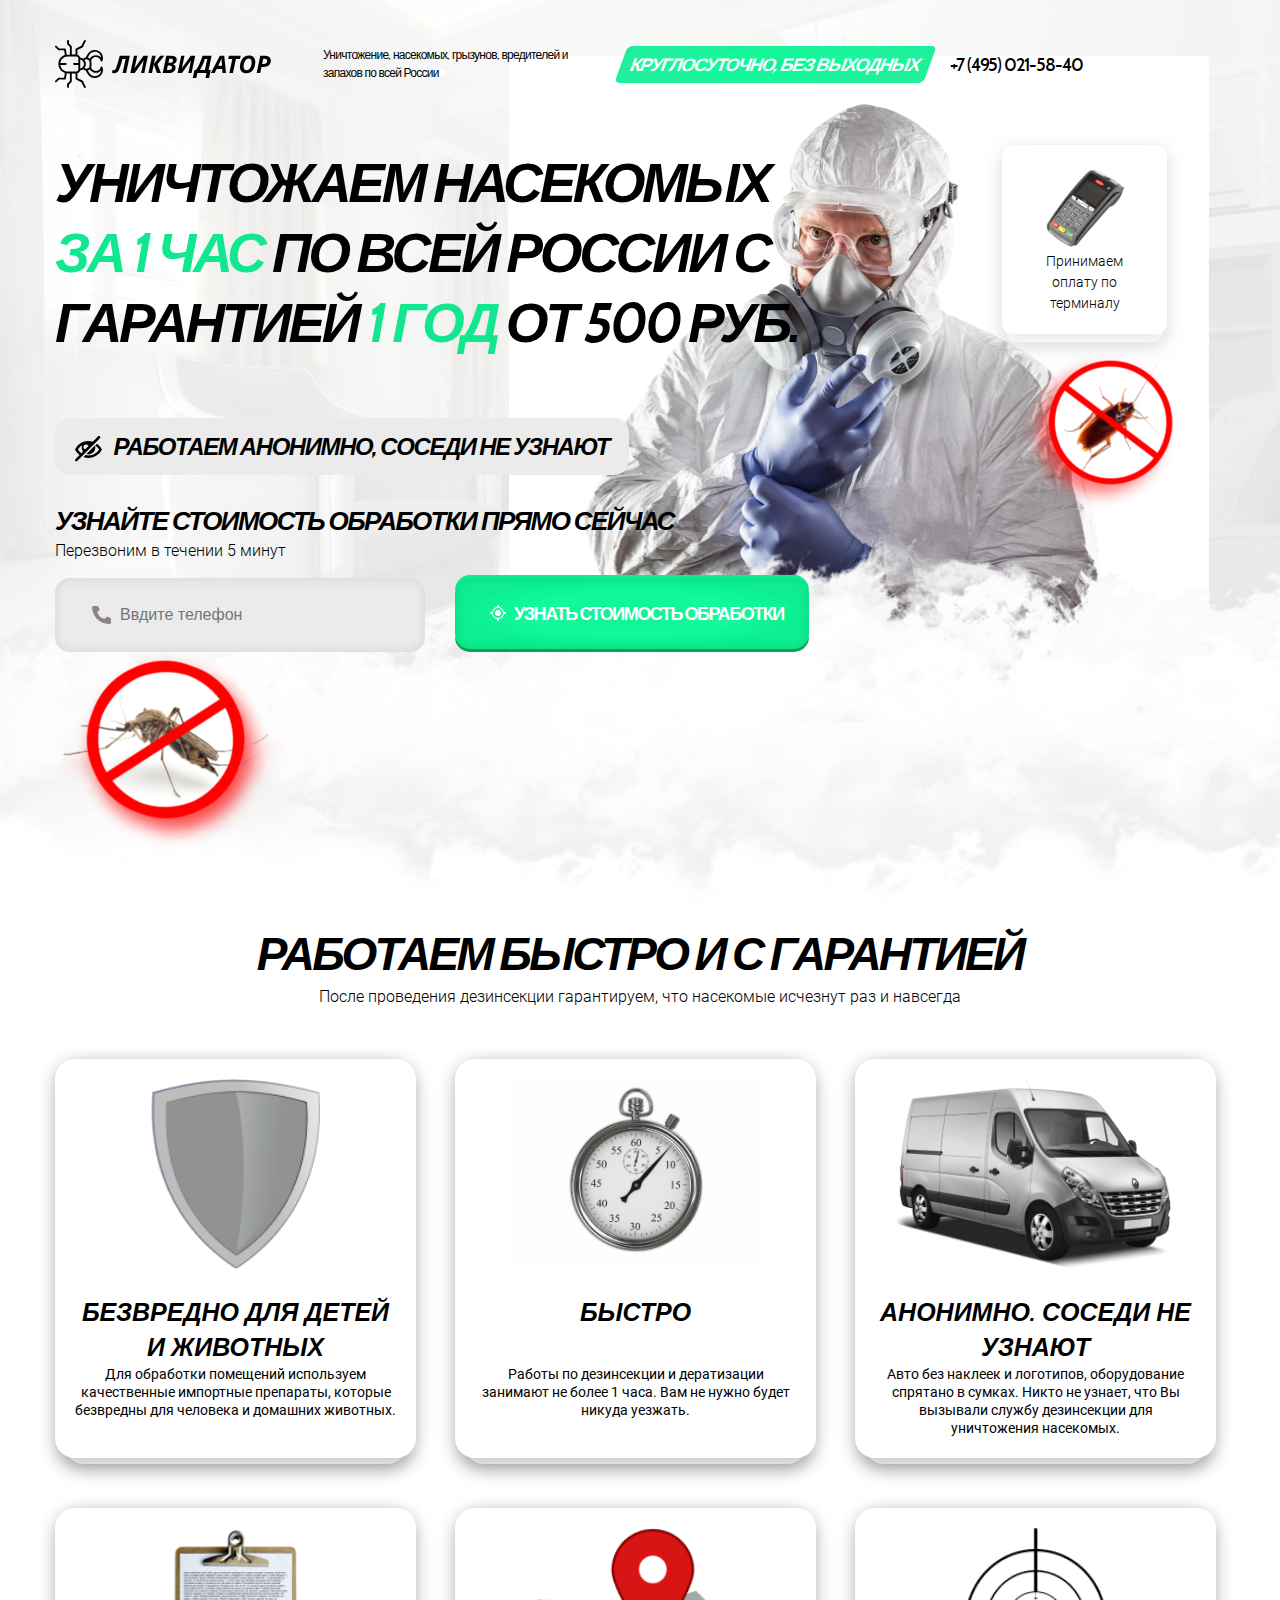
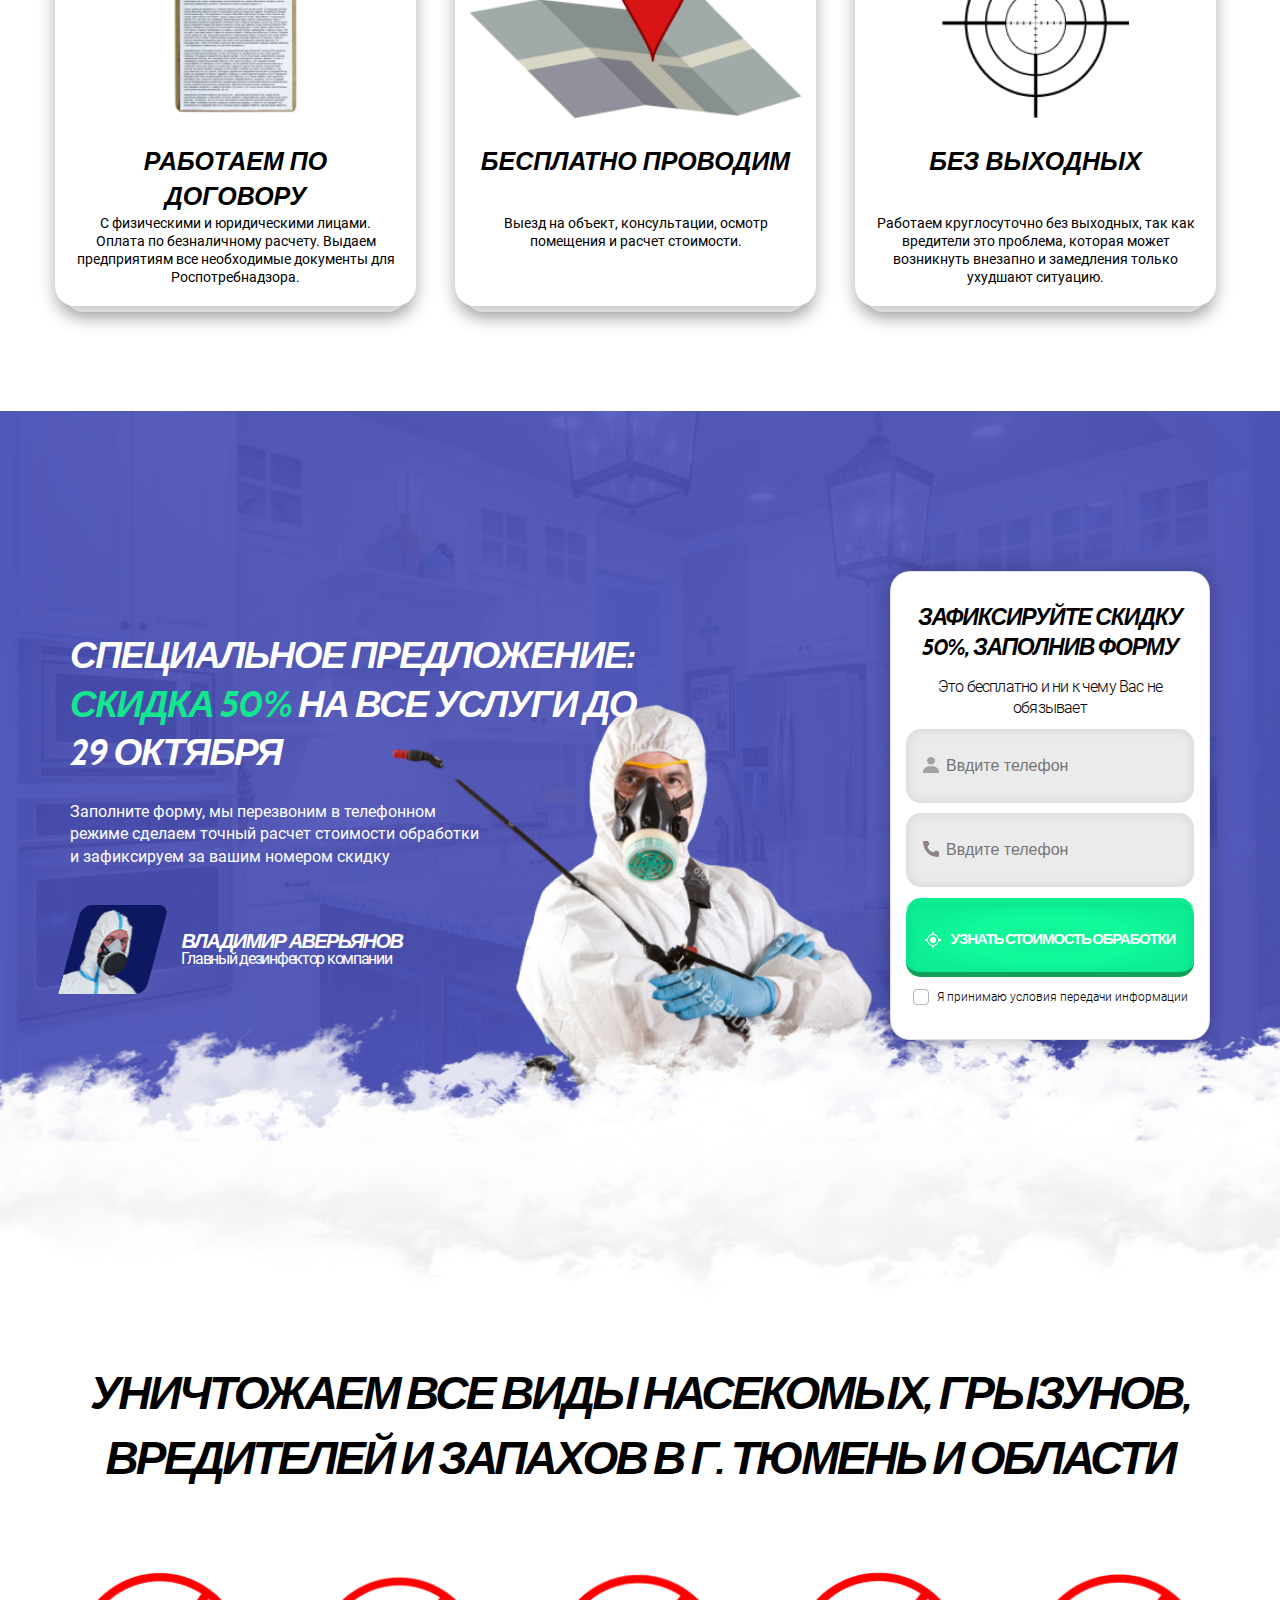
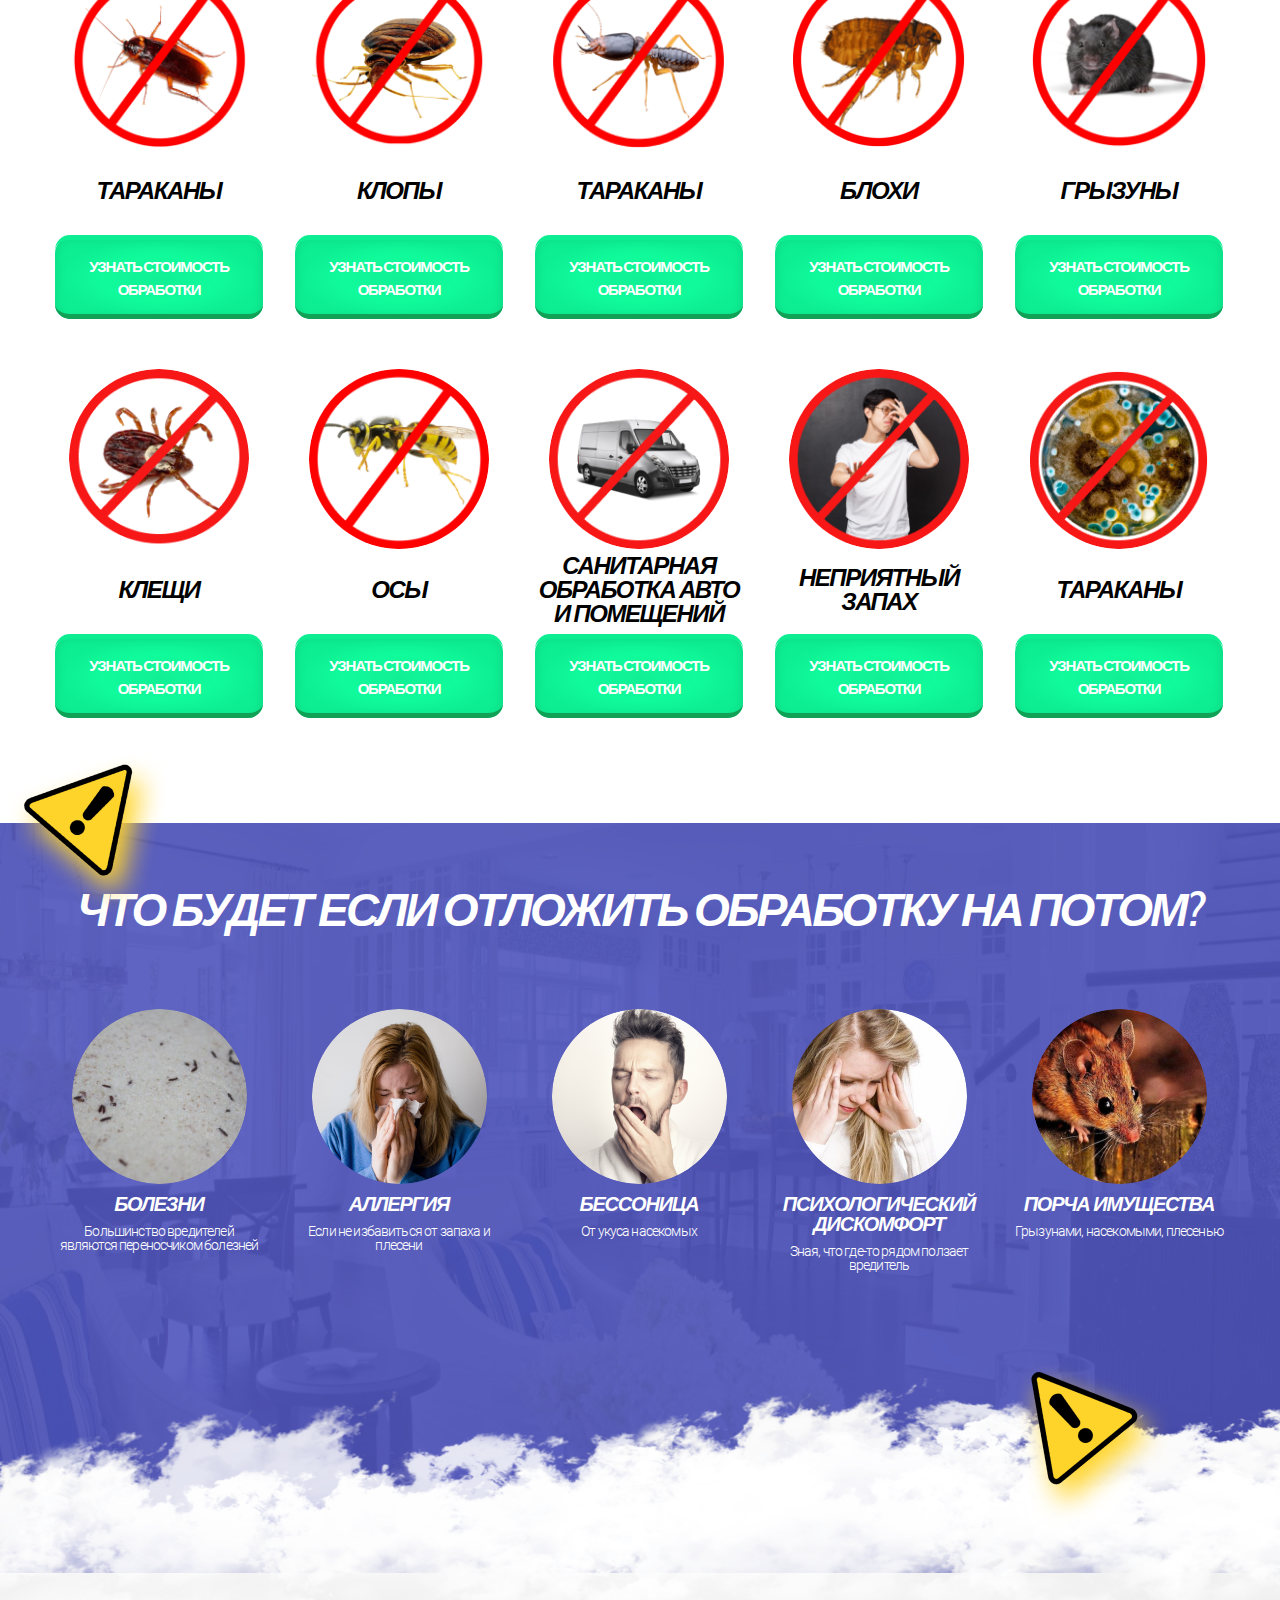
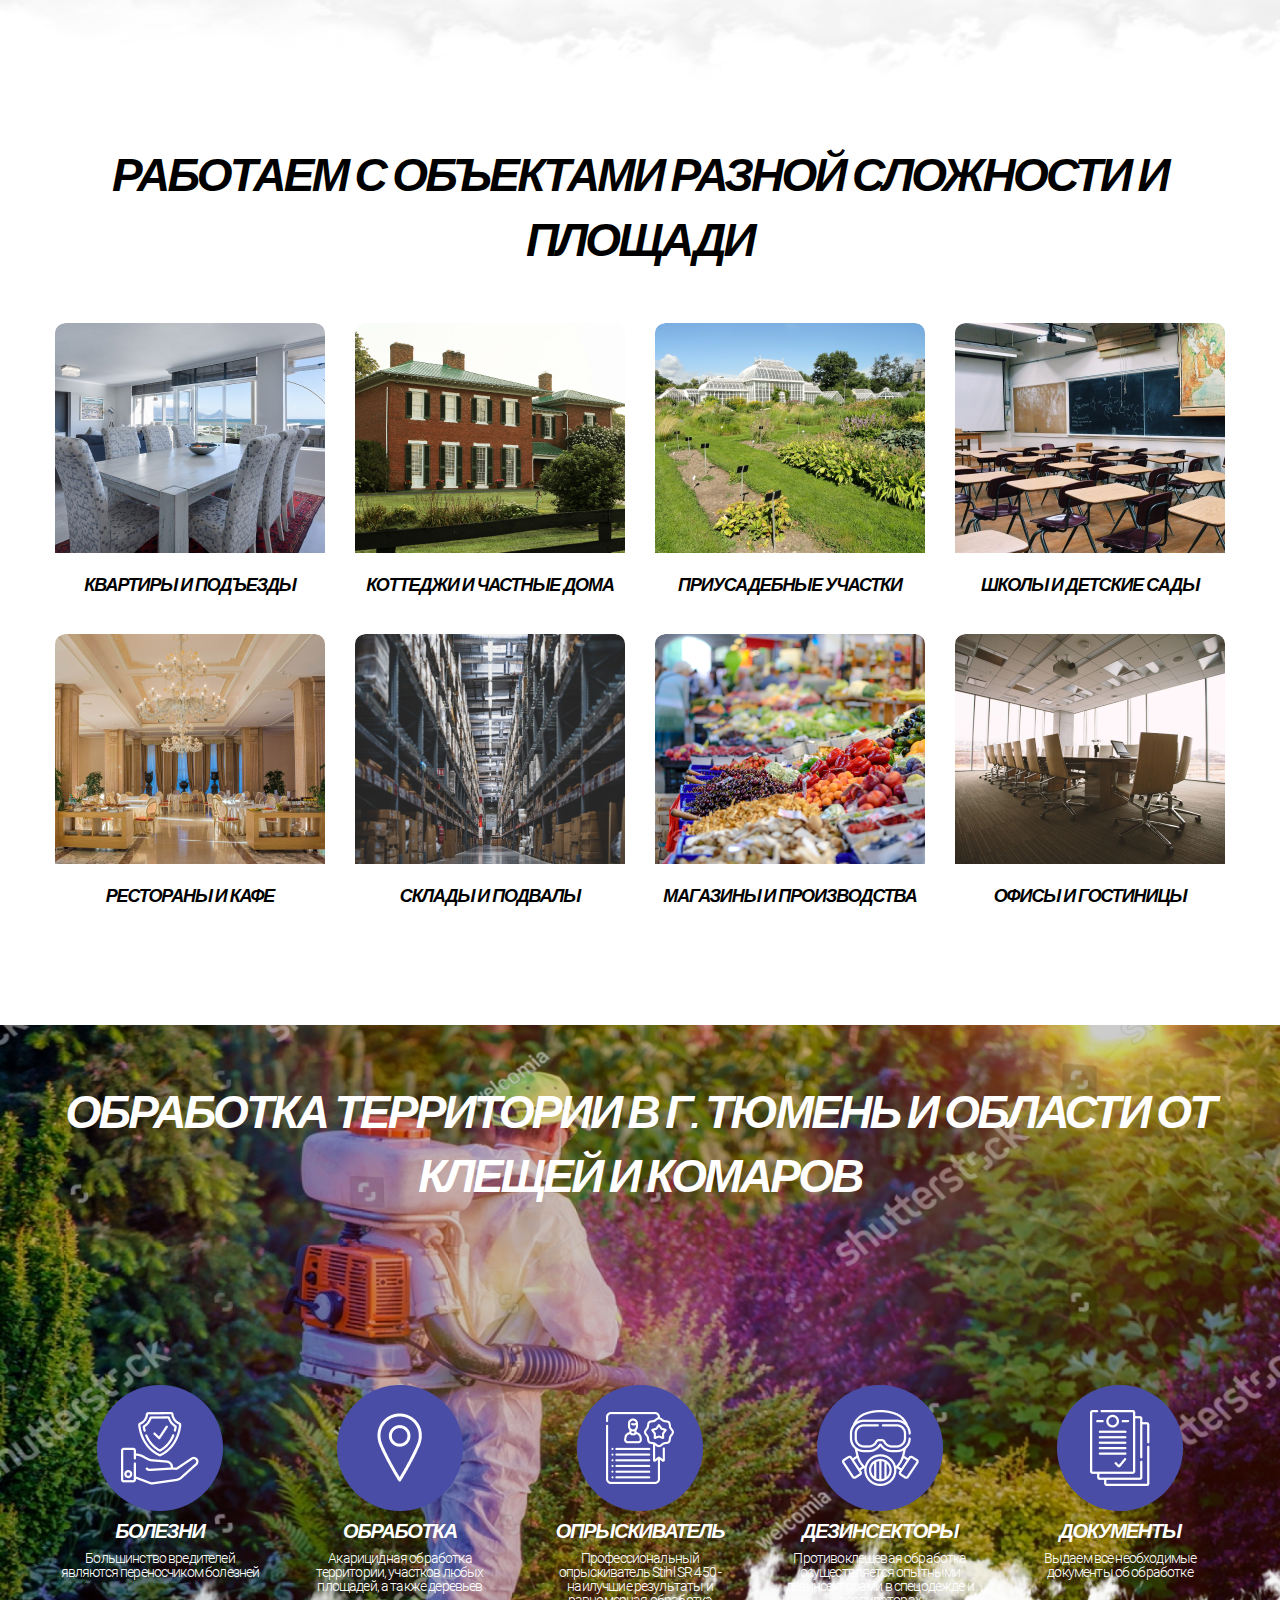
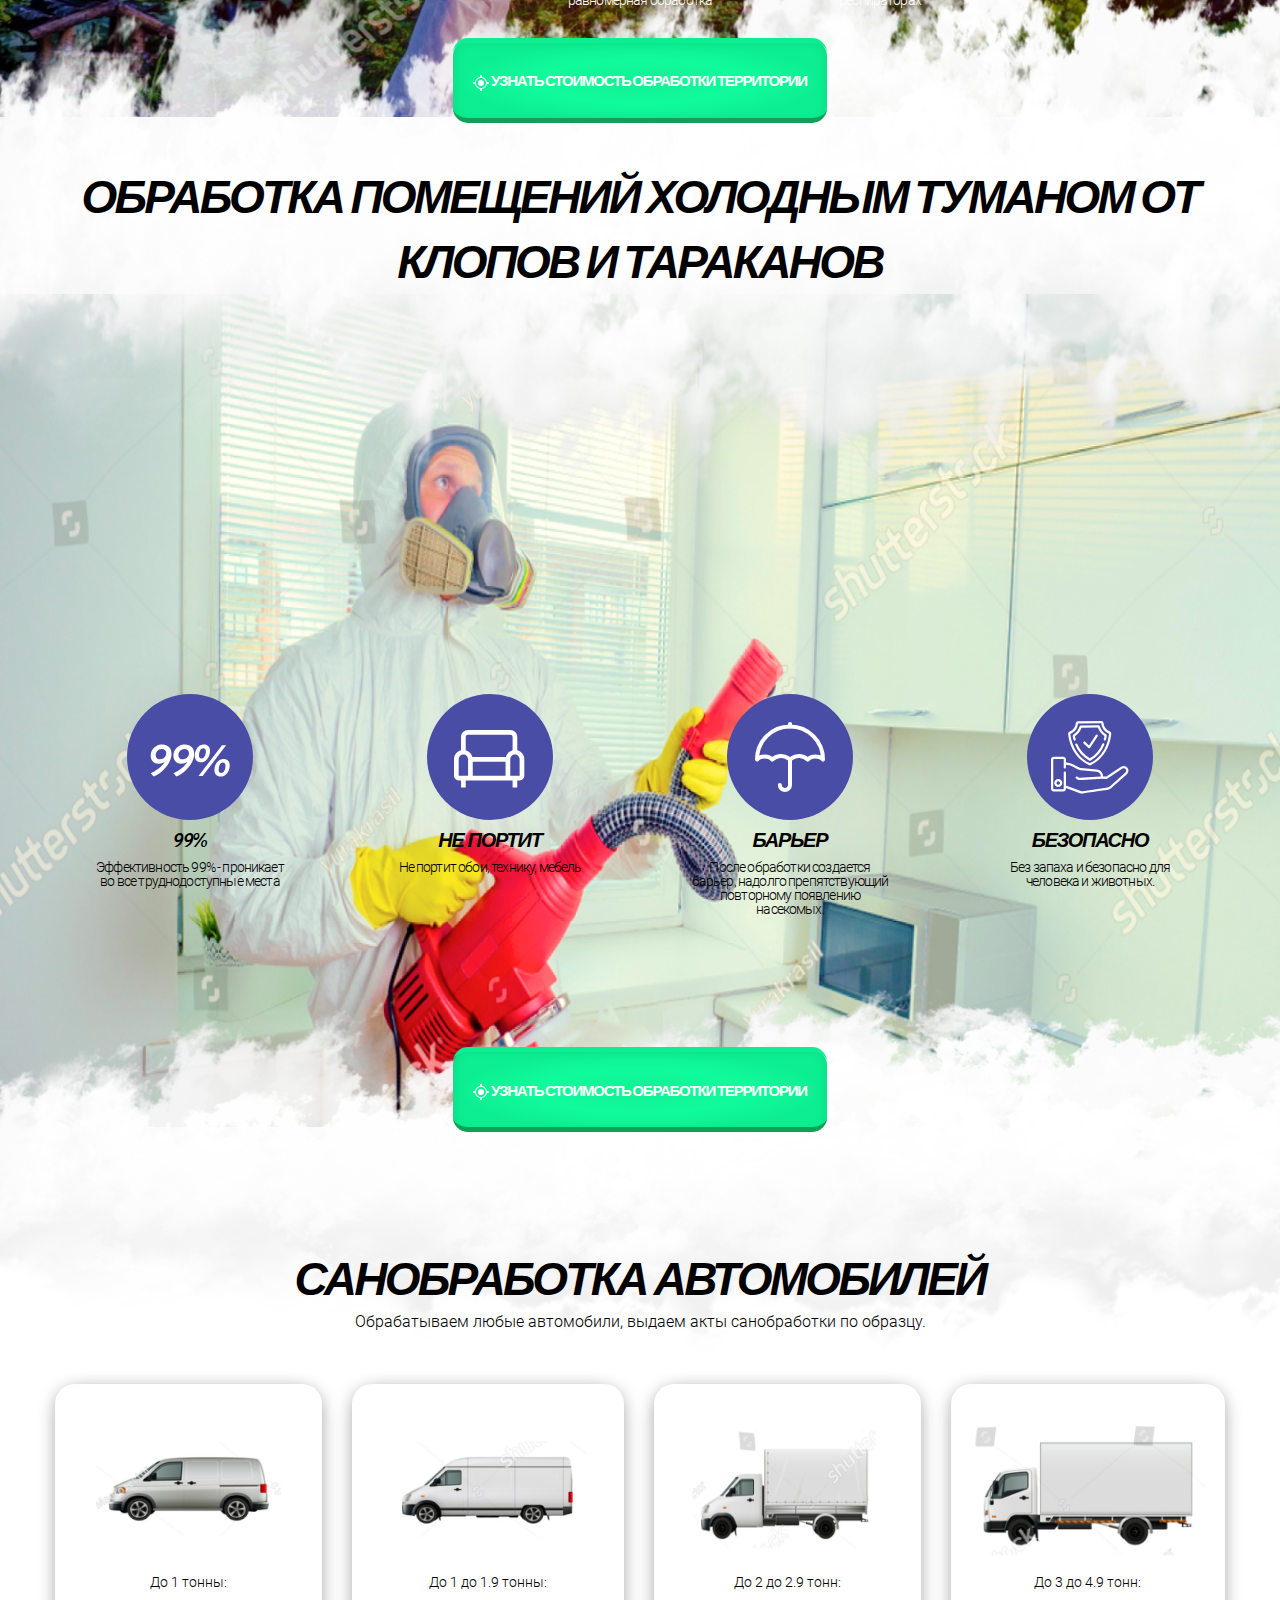
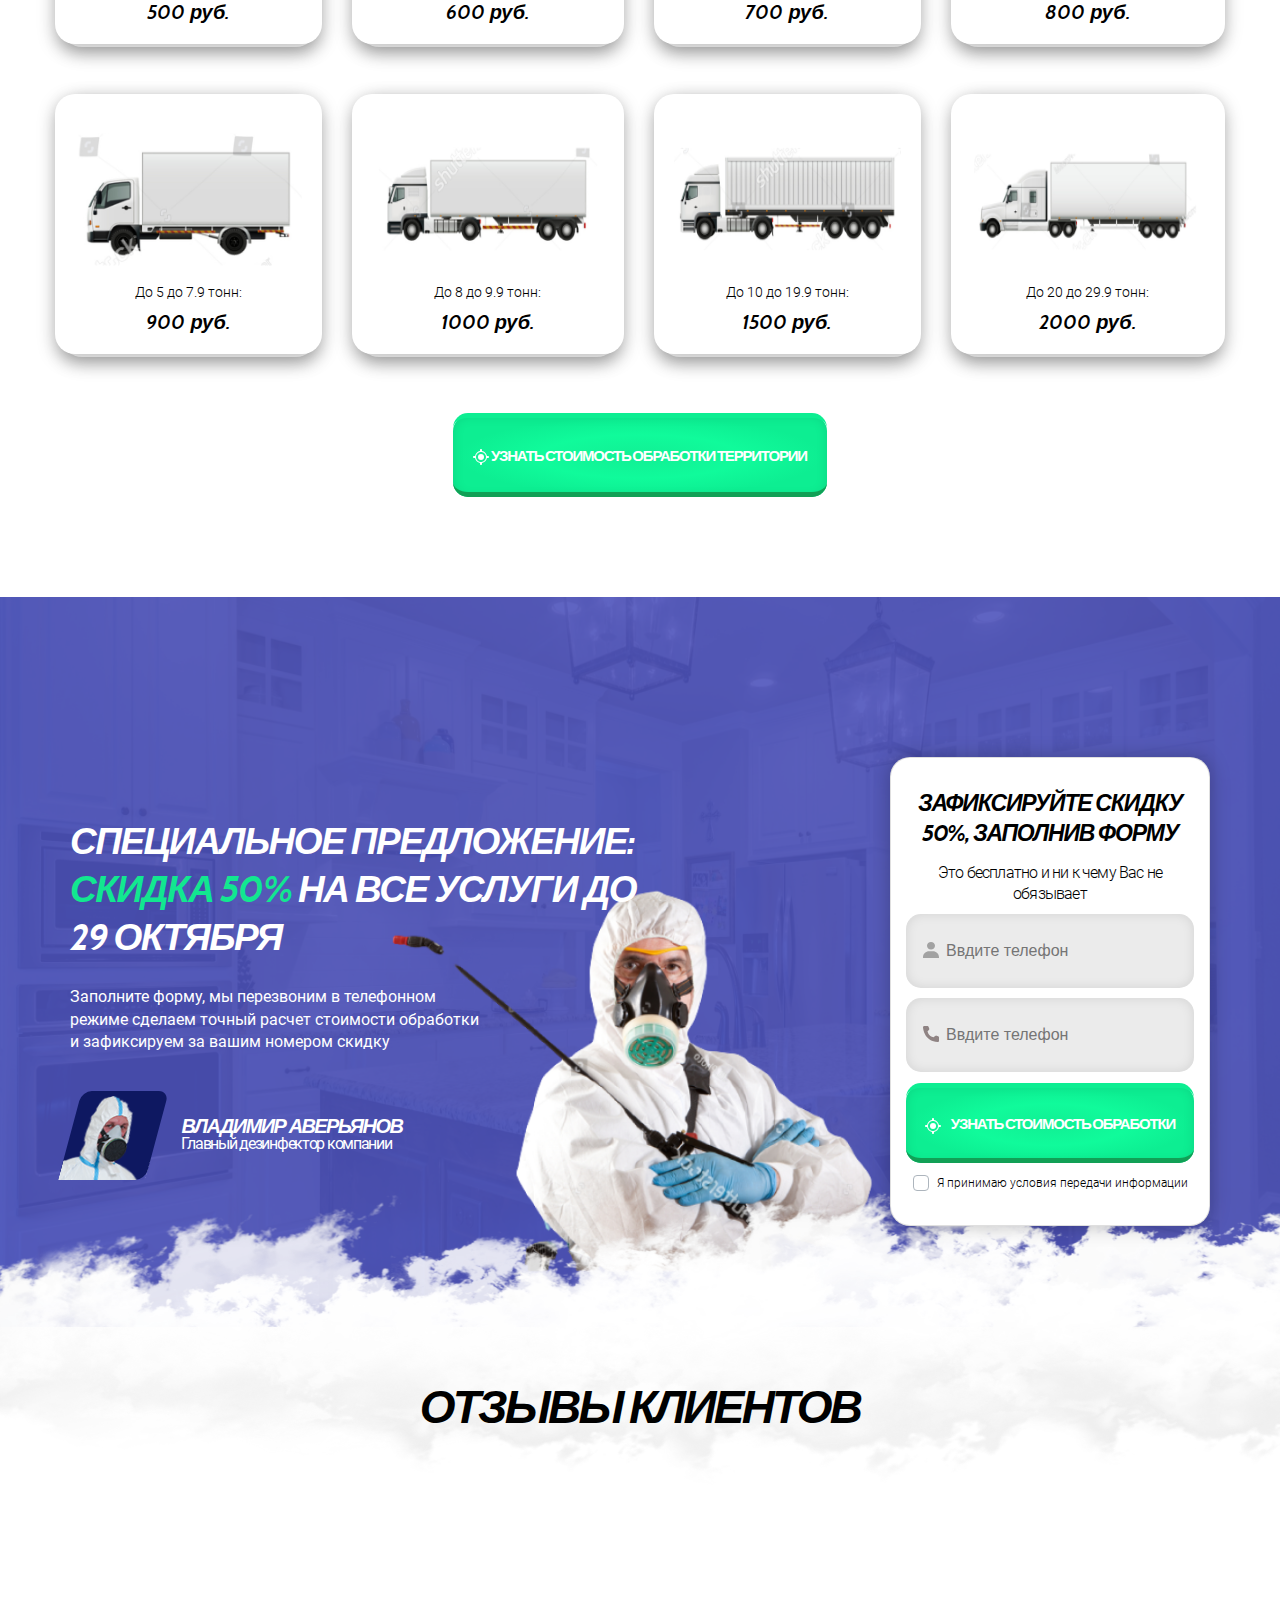
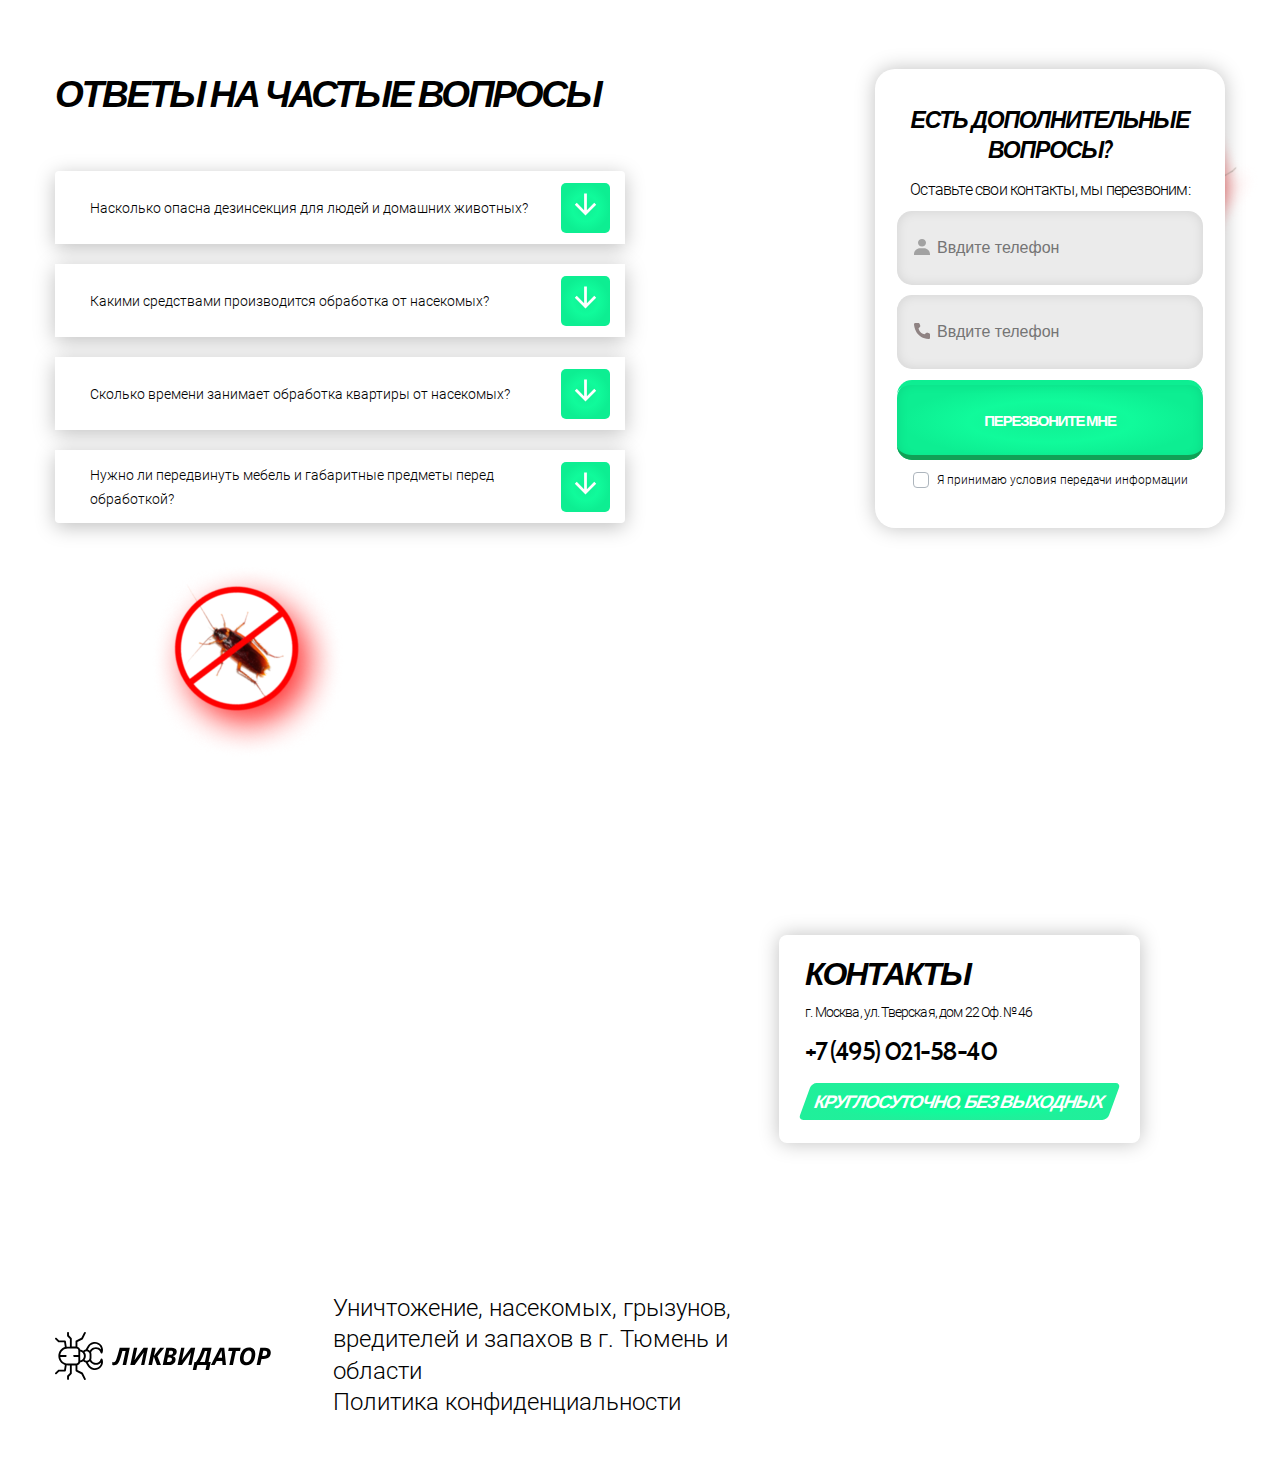
<file: index.html>
<!DOCTYPE html>
<html lang="en">
<head>
    <meta charset="UTF-8">
    <meta name="viewport" content="width=device-width, initial-scale=1"/>
    <title>Title</title>
    <link rel="stylesheet" href="css/bootstrap.css"/>
    <link rel="stylesheet" href="css/all.css"/>
    <link rel="stylesheet" href="css/owl.carousel.css"/>
    <link rel="stylesheet" href="css/main.css">
    <link rel="stylesheet" href="css/header.css"/>
    <link rel="stylesheet" href="css/workQuicklySection.css">
    <link rel="stylesheet" href="css/specialOfferSection.css">
    <link rel="stylesheet" href="css/weDestroyInsectsSection.css">
    <link rel="stylesheet" href="css/whatWillHappenIfSection.css">
    <link rel="stylesheet" href="css/workWithObjectsSection.css">
    <link rel="stylesheet" href="css/treatmentSection.css">
    <link rel="stylesheet" href="css/coldMistRoomSection.css">
    <link rel="stylesheet" href="css/carReleaseSection.css">
    <link rel="stylesheet" href="css/customerReviewsSection.css">
    <link rel="stylesheet" href="css/frequentlyQuestions.css">
    <script src="https://api-maps.yandex.ru/2.1/?lang=ru-RU&amp;apikey=<ваш API-ключ>" type="text/javascript"></script>
</head>
<body>

<!-- Modal -->
<div class="modal fade" id="exampleModal" tabindex="-1" aria-labelledby="exampleModalLabel" aria-hidden="true">
    <div class="modal-dialog modal-dialog-centered">
        <div class="modal-content bg-transparent d-flex justify-content-center">
            <div class="modal-body aboutCompanySection p-0">
                <div class="specialOfferInfoCol2">
                    <div class="specialOfferInfoCol2Flex justify-content-end w-100">
                        <div class="card specialOfferInfoCol2Card2">

                            <div class="closeFlex d-flex justify-content-end w-100">
                                <div class="">
                                    <button type="button" class="close" data-dismiss="modal" aria-label="Close">
                                        <span aria-hidden="true">&times;</span>
                                    </button>
                                </div>
                            </div>
                            <p class="specialOfferInfoCol2CardText1">УЗНАЙТЕ СТОИМОСТЬ ОБРАБОТКИ ПРЯМО СЕЙЧАС</p>
                            <p class="specialOfferInfoCol2CardText2">Это бесплатно и ни к чему Вас не обязывает</p>
                            <form>
                                <div class="inputWithIcon2">
                                    <input type="text" class="inputWithIconInput2" placeholder="Ввдите телефон">
                                    <img src="img/svg/offerIcon1.svg" class="inputWithIconInputIcon2" alt="">
                                </div>
                                <div class="inputWithIcon2">
                                    <input type="text" class="inputWithIconInput2" placeholder="Ввдите телефон">
                                    <img src="img/svg/offerIcon2.svg" class="inputWithIconInputIcon2" alt="">
                                </div>
                                <div class="">
                                    <button class="appBtn2"><img src="img/svg/target.svg" class="mr-2" alt=""> УЗНАТЬ
                                        СТОИМОСТЬ ОБРАБОТКИ
                                    </button>
                                </div>
                                <div class="d-flex justify-content-center w-100 mt-2">
                                    <div class="custom-control custom-checkbox">
                                        <input type="checkbox" class="custom-control-input offerCheckBoxInput"
                                               id="customCheck2">
                                        <label class="custom-control-label offerCheckBoxLabel" for="customCheck2"><p>Я
                                            принимаю условия передачи информации</p></label>
                                    </div>
                                </div>
                            </form>
                        </div>
                    </div>
                </div>
            </div>
        </div>
    </div>
</div>

<!--Header-->
<section class="appHeaderSection">
    <div class="container appHeaderMenuContainer">
        <div class="appHeaderMenuFlex">
            <div class="appHeaderMenuSubFlexOne">
                <img src="img/svg/appBrand.svg" class="appHeaderMenuImg" alt="">
                <p class="appHeaderMenuDesc">Уничтожение, насекомых, грызунов, вредителей
                    и запахов по всей России</p>
            </div>
            <div class="appHeaderMenuSubFlexTwo">
                <button class="skewXBtn" data-toggle="modal" data-target="#exampleModal">КРУГЛОСУТОЧНО, БЕЗ ВЫХОДНЫХ
                </button>
                <p class="appHeaderMenuPhone">+7 (495) 021-58-40</p>
            </div>
        </div>
    </div>

    <div class="container appHeaderInfoContainer">
        <div class="row">
            <div class="col-md-8">
                <div class="appHeaderInfo">
                    <p class="headerInfoText1">УНИЧТОЖАЕМ НАСЕКОМЫХ <span>ЗА 1 ЧАС</span> ПО ВСЕЙ РОССИИ С ГАРАНТИЕЙ
                        <span>1 ГОД</span> ОТ 500 РУБ.</p>
                    <p class="headerInfoText2"><img src="img/svg/iconEye.svg" class="headerInfoText2Img mr-2" alt="">
                        РАБОТАЕМ АНОНИМНО,
                        СОСЕДИ НЕ УЗНАЮТ</p>
                    <p class="headerInfoText3">УЗНАЙТЕ СТОИМОСТЬ ОБРАБОТКИ ПРЯМО СЕЙЧАС</p>
                    <p class="headerInfoText4">Перезвоним в течении 5 минут</p>
                    <form>
                        <div class="row mt-3">
                            <div class="col-md-12 col-lg-6 col-xl-6">
                                <div class="inputWithIcon">
                                    <input type="text" class="inputWithIconInput" placeholder="Ввдите телефон">
                                    <img src="img/svg/phone.svg" class="inputWithIconInputIcon" alt="">
                                </div>
                            </div>
                            <div class="col-md-12 col-lg-6 col-xl-6">
                                <button class="appBtn"><img src="img/svg/target.svg" class="mr-2" alt=""> УЗНАТЬ
                                    СТОИМОСТЬ ОБРАБОТКИ
                                </button>
                            </div>
                        </div>
                    </form>
                </div>
            </div>
        </div>
    </div>

    <div class="headerHumanMain">
        <div class="card headerHumanCardMain">
            <div class="headerHumanPieceImgsMain">
                <div class="headerDoubleCardMain">
                    <div class="headerDoubleCardOneMain">
                        <div class="card headerDoubleCardOne"></div>
                    </div>
                    <div class="card headerDoubleCardTwo">
                        <div class="card-body">
                            <div class="d-flex justify-content-center w-100">
                                <img src="img/headerImg1.png" alt="">
                            </div>
                            <p class="doubleCardText">
                                Принимаем оплату по терминалу
                            </p>
                        </div>
                    </div>
                </div>
                <div class="headerImg3">
                    <img src="img/headerImg3.png" alt="">
                </div>
            </div>
        </div>
    </div>

    <div class="cloudHeaderMainDiv"></div>
    <div class="container anotherHeaderImgMain">
        <div class="anotherHeaderImgDiv">
            <img src="img/headerImg4.png" alt="">
        </div>
    </div>
</section>

<!--WE WORK QUICKLY AND WITH A GUARANTEE-->
<section class="workQuicklySection position-relative">
    <div class="container">
        <p class="appGlobalTitle">РАБОТАЕМ БЫСТРО И С ГАРАНТИЕЙ</p>
        <p class="appGlobalSubTitle">
            После проведения дезинсекции гарантируем, что насекомые исчезнут раз и навсегда
        </p>

        <div class="globalGridCardContainer">
            <div class="globalGridCardItem">
                <div class="globalDoubleCardMain">
                    <div class="globalDoubleCardOneMain">
                        <div class="card globalDoubleCardOne"></div>
                    </div>
                    <div class="card globalDoubleCardTwo">
                        <div class="card-body">
                            <div class="quickWorkImgMain d-flex justify-content-center w-100">
                                <img src="img/quickWorkImg1.png" class="workQuickImg" alt="">
                            </div>
                            <p class="globalDoubleCardTitle">
                                БЕЗВРЕДНО ДЛЯ ДЕТЕЙ И ЖИВОТНЫХ
                            </p>
                            <p class="globalDoubleCardDesc">
                                Для обработки помещений используем качественные импортные препараты, которые безвредны
                                для человека и домашних животных.
                            </p>
                        </div>
                    </div>
                </div>
            </div>
            <div class="globalGridCardItem">
                <div class="globalDoubleCardMain">
                    <div class="globalDoubleCardOneMain">
                        <div class="card globalDoubleCardOne"></div>
                    </div>
                    <div class="card globalDoubleCardTwo">
                        <div class="card-body">
                            <div class="quickWorkImgMain d-flex justify-content-center w-100">
                                <img src="img/quickWorkImg2.png" class="workQuickImg5" alt="">
                            </div>
                            <p class="globalDoubleCardTitle">
                                БЫСТРО
                            </p>
                            <p class="globalDoubleCardDesc">
                                Работы по дезинсекции и дератизации занимают не более 1 часа. Вам не нужно будет никуда
                                уезжать.
                            </p>
                        </div>
                    </div>
                </div>
            </div>
            <div class="globalGridCardItem">
                <div class="globalDoubleCardMain">
                    <div class="globalDoubleCardOneMain">
                        <div class="card globalDoubleCardOne"></div>
                    </div>
                    <div class="card globalDoubleCardTwo">
                        <div class="card-body">
                            <div class="quickWorkImgMain d-flex justify-content-center w-100">
                                <img src="img/quickWorkImg3.png" class="workQuickImg5" alt="">
                            </div>
                            <p class="globalDoubleCardTitle">
                                АНОНИМНО. СОСЕДИ НЕ УЗНАЮТ
                            </p>
                            <p class="globalDoubleCardDesc">
                                Авто без наклеек и логотипов, оборудование спрятано в сумках. Никто не узнает, что Вы
                                вызывали службу дезинсекции для уничтожения насекомых.
                            </p>
                        </div>
                    </div>
                </div>
            </div>
            <div class="globalGridCardItem">
                <div class="globalDoubleCardMain">
                    <div class="globalDoubleCardOneMain">
                        <div class="card globalDoubleCardOne"></div>
                    </div>
                    <div class="card globalDoubleCardTwo">
                        <div class="card-body">
                            <div class="quickWorkImgMain d-flex justify-content-center w-100">
                                <img src="img/quickWorkImg4.png" class="workQuickImg" alt="">
                            </div>
                            <p class="globalDoubleCardTitle">
                                РАБОТАЕМ ПО ДОГОВОРУ
                            </p>
                            <p class="globalDoubleCardDesc">
                                С физическими и юридическими лицами. Оплата по безналичному расчету. Выдаем предприятиям
                                все необходимые документы для Роспотребнадзора.
                            </p>
                        </div>
                    </div>
                </div>
            </div>
            <div class="globalGridCardItem">
                <div class="globalDoubleCardMain">
                    <div class="globalDoubleCardOneMain">
                        <div class="card globalDoubleCardOne"></div>
                    </div>
                    <div class="card globalDoubleCardTwo">
                        <div class="card-body">
                            <div class="quickWorkImgMain d-flex justify-content-center w-100">
                                <img src="img/quickWorkImg5.png" class="workQuickImg5" alt="">
                            </div>
                            <p class="globalDoubleCardTitle">
                                БЕСПЛАТНО ПРОВОДИМ
                            </p>
                            <p class="globalDoubleCardDesc">
                                Выезд на объект, консультации, осмотр помещения и расчет стоимости.
                            </p>
                        </div>
                    </div>
                </div>
            </div>
            <div class="globalGridCardItem">
                <div class="globalDoubleCardMain">
                    <div class="globalDoubleCardOneMain">
                        <div class="card globalDoubleCardOne"></div>
                    </div>
                    <div class="card globalDoubleCardTwo">
                        <div class="card-body">
                            <div class="quickWorkImgMain d-flex justify-content-center w-100">
                                <img src="img/quickWorkImg6.png" class="workQuickImg" alt="">
                            </div>
                            <p class="globalDoubleCardTitle">
                                БЕЗ ВЫХОДНЫХ
                            </p>
                            <p class="globalDoubleCardDesc">
                                Работаем круглосуточно без выходных, так как вредители это проблема, которая может
                                возникнуть внезапно и замедления только ухудшают ситуацию.
                            </p>
                        </div>
                    </div>
                </div>
            </div>
        </div>

    </div>
</section>

<!--SPECIAL OFFER-->
<section class="specialOfferSection position-relative">
    <div class="specialOfferManFlex">
        <div class="specialOfferMan"></div>
    </div>
    <div class="specialOfferSectionBack"></div>
    <div class="specialOfferSectionCloud"></div>
    <div class="container">
        <div class="specialOfferInfoRow row m-0">
            <div class="col-md-6 col-lg-7 col-xl-7 specialOfferInfoCol1">
                <p class="specialOfferText1">СПЕЦИАЛЬНОЕ ПРЕДЛОЖЕНИЕ:
                    <span>СКИДКА 50%</span> НА ВСЕ УСЛУГИ
                    ДО 29 ОКТЯБРЯ</p>
                <p class="specialOfferText2">Заполните форму, мы перезвоним в телефонном
                    режиме сделаем точный расчет стоимости обработки
                    и зафиксируем за вашим номером скидку</p>

                <div class="specialOfferImgContentMain">
                    <div class="specialOfferImgContent">
                        <div class="">
                            <img src="img/svg/specialOfferMan2.svg" class="specialOfferContentImg" alt="">
                        </div>
                    </div>
                    <div class="specialOfferText34">
                        <p class="specialOfferText3">Владимир аверьянов</p>
                        <p class="specialOfferText4">Главный дезинфектор компании</p>
                    </div>
                </div>
            </div>
            <div class="col-md-6 col-lg-5 col-xl-5 specialOfferInfoCol2">
                <div class="specialOfferInfoCol2Flex justify-content-end w-100">
                    <div class="card specialOfferInfoCol2Card">
                        <p class="specialOfferInfoCol2CardText1">ЗАФИКСИРУЙТЕ СКИДКУ 50%, ЗАПОЛНИВ ФОРМУ</p>
                        <p class="specialOfferInfoCol2CardText2">Это бесплатно и ни к чему Вас не обязывает</p>
                        <form>
                            <div class="inputWithIcon2">
                                <input type="text" class="inputWithIconInput2" placeholder="Ввдите телефон">
                                <img src="img/svg/offerIcon1.svg" class="inputWithIconInputIcon2" alt="">
                            </div>
                            <div class="inputWithIcon2">
                                <input type="text" class="inputWithIconInput2" placeholder="Ввдите телефон">
                                <img src="img/svg/offerIcon2.svg" class="inputWithIconInputIcon2" alt="">
                            </div>
                            <div class="">
                                <button class="appBtn2"><img src="img/svg/target.svg" class="mr-2" alt=""> УЗНАТЬ
                                    СТОИМОСТЬ ОБРАБОТКИ
                                </button>
                            </div>
                            <div class="d-flex justify-content-center w-100 mt-2">
                                <div class="custom-control custom-checkbox">
                                    <input type="checkbox" class="custom-control-input offerCheckBoxInput"
                                           id="customCheck3">
                                    <label class="custom-control-label offerCheckBoxLabel" for="customCheck3"><p>Я
                                        принимаю условия передачи информации</p></label>
                                </div>
                            </div>
                        </form>
                    </div>
                </div>
            </div>
        </div>
    </div>
</section>

<!--WE DESTROY ALL SPECIES OF INSECTS-->
<section class="weDestroyInsectsSection position-relative">

    <div class="container weDestroyInsectsContainer">
        <p class="appGlobalTitle">
            УНИЧТОЖАЕМ ВСЕ ВИДЫ НАСЕКОМЫХ, ГРЫЗУНОВ,
            ВРЕДИТЕЛЕЙ И ЗАПАХОВ В Г. ТЮМЕНЬ И ОБЛАСТИ</p>
        <div class="weDestroyInsectsGridContainer">
            <div class="weDestroyInsectsGridItem">
                <div class="d-flex justify-content-center w-100">
                    <img src="img/insects1.png" class="insectsImg" alt="">
                </div>
                <div class="insectsTitleMainFlex">
                    <p class="weDestroyInsectsTitle">ТАРАКАНЫ</p>
                </div>

                <button class="appBtn3">
                    УЗНАТЬ СТОИМОСТЬ ОБРАБОТКИ
                </button>
            </div>
            <div class="weDestroyInsectsGridItem">
                <div class="d-flex justify-content-center w-100">
                    <img src="img/insects2.png" class="insectsImg" alt="">
                </div>
                <div class="insectsTitleMainFlex">
                    <p class="weDestroyInsectsTitle">КЛОПЫ</p>
                </div>

                <button class="appBtn3">
                    УЗНАТЬ СТОИМОСТЬ ОБРАБОТКИ
                </button>
            </div>
            <div class="weDestroyInsectsGridItem">
                <div class="d-flex justify-content-center w-100">
                    <img src="img/insects3.png" class="insectsImg" alt="">
                </div>
                <div class="insectsTitleMainFlex">
                    <p class="weDestroyInsectsTitle">ТАРАКАНЫ</p>
                </div>

                <button class="appBtn3">
                    УЗНАТЬ СТОИМОСТЬ ОБРАБОТКИ
                </button>
            </div>
            <div class="weDestroyInsectsGridItem">
                <div class="d-flex justify-content-center w-100">
                    <img src="img/insects4.png" class="insectsImg" alt="">
                </div>
                <div class="insectsTitleMainFlex">
                    <p class="weDestroyInsectsTitle">БЛОХИ</p>
                </div>

                <button class="appBtn3">
                    УЗНАТЬ СТОИМОСТЬ ОБРАБОТКИ
                </button>
            </div>
            <div class="weDestroyInsectsGridItem">
                <div class="d-flex justify-content-center w-100">
                    <img src="img/insects5.png" class="insectsImg" alt="">
                </div>
                <div class="insectsTitleMainFlex">
                    <p class="weDestroyInsectsTitle">ГРЫЗУНЫ</p>
                </div>

                <div class="">
                    <button class="appBtn3">
                        УЗНАТЬ СТОИМОСТЬ ОБРАБОТКИ
                    </button>
                </div>
            </div>
            <div class="weDestroyInsectsGridItem">
                <div class="d-flex justify-content-center w-100">
                    <img src="img/insects6.png" class="insectsImg" alt="">
                </div>
                <div class="insectsTitleMainFlex">
                    <p class="weDestroyInsectsTitle">КЛЕЩИ</p>
                </div>

                <div class="">
                    <button class="appBtn3">
                        УЗНАТЬ СТОИМОСТЬ ОБРАБОТКИ
                    </button>
                </div>
            </div>
            <div class="weDestroyInsectsGridItem">
                <div class="d-flex justify-content-center w-100">
                    <img src="img/insects7.png" class="insectsImg" alt="">
                </div>
                <div class="insectsTitleMainFlex">
                    <p class="weDestroyInsectsTitle">ОСЫ</p>
                </div>

                <div class="">
                    <button class="appBtn3">
                        УЗНАТЬ СТОИМОСТЬ ОБРАБОТКИ
                    </button>
                </div>
            </div>
            <div class="weDestroyInsectsGridItem">
                <div class="d-flex justify-content-center w-100">
                    <img src="img/insects8.png" class="insectsImg" alt="">
                </div>
                <div class="insectsTitleMainFlex">
                    <p class="weDestroyInsectsTitle">САНИТАРНАЯ ОБРАБОТКА АВТО И ПОМЕЩЕНИЙ</p>
                </div>

                <button class="appBtn3">
                    УЗНАТЬ СТОИМОСТЬ ОБРАБОТКИ
                </button>
            </div>
            <div class="weDestroyInsectsGridItem">
                <div class="d-flex justify-content-center w-100">
                    <img src="img/insects9.png" class="insectsImg" alt="">
                </div>
                <div class="insectsTitleMainFlex">
                    <p class="weDestroyInsectsTitle">НЕПРИЯТНЫЙ ЗАПАХ</p>
                </div>
                <button class="appBtn3">
                    УЗНАТЬ СТОИМОСТЬ ОБРАБОТКИ
                </button>
            </div>
            <div class="weDestroyInsectsGridItem">
                <div class="d-flex justify-content-center w-100">
                    <img src="img/insects10.png" class="insectsImg" alt="">
                </div>
                <div class="insectsTitleMainFlex">
                    <p class="weDestroyInsectsTitle">ТАРАКАНЫ</p>
                </div>

                <button class="appBtn3">
                    УЗНАТЬ СТОИМОСТЬ ОБРАБОТКИ
                </button>
            </div>
        </div>

    </div>

</section>

<!--WHAT WILL HAPPEN IF -->
<section class="whatWillHappenIfSection position-relative">
    <div class="whatWillHappenIfBac"></div>
    <div class="whatWillHappenSectionCloud"></div>
    <div class="warningOne">
        <img src="img/warning1.png" alt="">
    </div>
    <div class="warningTwo">
        <img src="img/warning2.png" alt="">
    </div>
    <div class="container whatWillHappenIfContainer">
        <p class="appGlobalTitle2">ЧТО БУДЕТ ЕСЛИ ОТЛОЖИТЬ ОБРАБОТКУ НА ПОТОМ?</p>
        <div class="whatWillHappenGridContainer">
            <div class="whatWillHappenGridItem text-center">
                <img src="img/whatWillHappen1.png" class="whatWillHappenImg" alt="">
                <div class="whatWillHappenTextsMain">
                    <div class="">
                        <p class="whatWillHappenText1">БОЛЕЗНИ</p>
                        <p class="whatWillHappenText2">
                            Большинство вредителей являются переносчиком болезней
                        </p>
                    </div>
                </div>
            </div>
            <div class="whatWillHappenGridItem text-center">
                <img src="img/whatWillHappen2.png" class="whatWillHappenImg" alt="">
                <div class="whatWillHappenTextsMain">
                    <div class="">
                        <p class="whatWillHappenText1">АЛЛЕРГИЯ
                        </p>
                        <p class="whatWillHappenText2">Если не избавиться от запаха и плесени
                        </p>
                    </div>
                </div>
            </div>
            <div class="whatWillHappenGridItem text-center">
                <img src="img/whatWillHappen3.png" class="whatWillHappenImg" alt="">
                <div class="whatWillHappenTextsMain">
                    <div class="">
                        <p class="whatWillHappenText1">БЕССОНИЦА</p>
                        <p class="whatWillHappenText2">От укуса насекомых
                        </p>
                    </div>
                </div>
            </div>
            <div class="whatWillHappenGridItem text-center">
                <img src="img/whatWillHappen4.png" class="whatWillHappenImg" alt="">
                <div class="whatWillHappenTextsMain">
                    <div class="">
                        <p class="whatWillHappenText1">ПСИХОЛОГИЧЕСКИЙ
                            ДИСКОМФОРТ
                        </p>
                        <p class="whatWillHappenText2">
                            Зная, что где-то рядом ползает вредитель
                        </p>
                    </div>
                </div>
            </div>
            <div class="whatWillHappenGridItem text-center">
                <img src="img/whatWillHappen5.png" class="whatWillHappenImg" alt="">
                <div class="whatWillHappenTextsMain">
                    <div class="">
                        <p class="whatWillHappenText1">ПОРЧА ИМУЩЕСТВА</p>
                        <p class="whatWillHappenText2">
                            Грызунами, насекомыми, плесенью
                        </p>
                    </div>
                </div>
            </div>
        </div>
    </div>
</section>

<!--WORK WITH OBJECTS-->
<section class="workWithObjectsSection position-relative">
    <div class="container">
        <p class="appGlobalTitle">РАБОТАЕМ С ОБЪЕКТАМИ РАЗНОЙ СЛОЖНОСТИ И ПЛОЩАДИ</p>
        <div class="row workWithObjectsRow">
            <div class="col-sm-6 col-md-6 col-lg-4 col-xl-3 workWithObjectsCol">
                <img src="img/workWithObjects1.png" class="workWithObjectsImg" alt="">
                <p class="workWithObjectsText1">КВАРТИРЫ И ПОДЪЕЗДЫ</p>
            </div>
            <div class="col-sm-6 col-md-6 col-lg-4 col-xl-3 workWithObjectsCol">
                <img src="img/workWithObjects2.png" class="workWithObjectsImg" alt="">
                <p class="workWithObjectsText1">КОТТЕДЖИ И ЧАСТНЫЕ ДОМА</p>
            </div>
            <div class="col-sm-6 col-md-6 col-lg-4 col-xl-3 workWithObjectsCol">
                <img src="img/workWithObjects3.png" class="workWithObjectsImg" alt="">
                <p class="workWithObjectsText1">ПРИУСАДЕБНЫЕ УЧАСТКИ</p>
            </div>
            <div class="col-sm-6 col-md-6 col-lg-4 col-xl-3 workWithObjectsCol">
                <img src="img/workWithObjects4.png" class="workWithObjectsImg" alt="">
                <p class="workWithObjectsText1">ШКОЛЫ И ДЕТСКИЕ САДЫ</p>
            </div>
            <div class="col-sm-6 col-md-6 col-lg-4 col-xl-3 workWithObjectsCol">
                <img src="img/workWithObjects5.png" class="workWithObjectsImg" alt="">
                <p class="workWithObjectsText1">РЕСТОРАНЫ И КАФЕ</p>
            </div>
            <div class="col-sm-6 col-md-6 col-lg-4 col-xl-3 workWithObjectsCol">
                <img src="img/workWithObjects6.png" class="workWithObjectsImg" alt="">
                <p class="workWithObjectsText1">СКЛАДЫ И ПОДВАЛЫ</p>
            </div>
            <div class="col-sm-6 col-md-6 col-lg-4 col-xl-3 workWithObjectsCol">
                <img src="img/workWithObjects7.png" class="workWithObjectsImg" alt="">
                <p class="workWithObjectsText1">МАГАЗИНЫ И ПРОИЗВОДСТВА</p>
            </div>
            <div class="col-sm-6 col-md-6 col-lg-4 col-xl-3 workWithObjectsCol">
                <img src="img/workWithObjects8.png" class="workWithObjectsImg" alt="">
                <p class="workWithObjectsText1">ОФИСЫ И ГОСТИНИЦЫ</p>
            </div>
        </div>
    </div>
</section>

<!--TREATMENT OF THE TERRITORY-->
<section class="treatmentSection position-relative">
    <div class="treatmentSectionBack"></div>
    <div class="treatmentSectionCloud"></div>
    <div class="container">
        <p class="appGlobalTitle2">ОБРАБОТКА ТЕРРИТОРИИ В Г. ТЮМЕНЬ И ОБЛАСТИ
            ОТ КЛЕЩЕЙ И КОМАРОВ
        </p>

        <div class="treatmentGridContainer">
            <div class="treatmentGridItem">
                <img src="img/treatment1.png" class="treatmentSectionImg" alt="">
                <div class="treatmentSectionTextsFlex">
                    <div class="">
                        <p class="treatmentSectionText1">БОЛЕЗНИ</p>
                        <p class="treatmentSectionText2">
                            Большинство вредителей являются переносчиком болезней
                        </p>
                    </div>
                </div>
            </div>
            <div class="treatmentGridItem">
                <img src="img/treatment2.png" class="treatmentSectionImg" alt="">
                <div class="treatmentSectionTextsFlex">
                    <div class="">
                        <p class="treatmentSectionText1">ОБРАБОТКА</p>
                        <p class="treatmentSectionText2">
                            Акарицидная обработка территории, участков любых площадей, а также деревьев
                        </p>
                    </div>
                </div>
            </div>
            <div class="treatmentGridItem">
                <img src="img/treatment3.png" class="treatmentSectionImg" alt="">
                <div class="treatmentSectionTextsFlex">
                    <div class="">
                        <p class="treatmentSectionText1">ОПРЫСКИВАТЕЛЬ</p>
                        <p class="treatmentSectionText2">
                            Профессиональный опрыскиватель Stihl SR 450 - наилучшие результаты и равномерная обработка
                        </p>
                    </div>
                </div>
            </div>
            <div class="treatmentGridItem">
                <img src="img/treatment4.png" class="treatmentSectionImg" alt="">
                <div class="treatmentSectionTextsFlex">
                    <div class="">
                        <p class="treatmentSectionText1">ДЕЗИНСЕКТОРЫ</p>
                        <p class="treatmentSectionText2">
                            Противоклещевая обработка осуществляется опытными дезинсекторами в спецодежде и респираторах
                        </p>
                    </div>
                </div>
            </div>
            <div class="treatmentGridItem">
                <img src="img/treatment5.png" class="treatmentSectionImg" alt="">
                <div class="treatmentSectionTextsFlex">
                    <div class="">
                        <p class="treatmentSectionText1">ДОКУМЕНТЫ</p>
                        <p class="treatmentSectionText2">
                            Выдаем все необходимые документы об обработке
                        </p>
                    </div>
                </div>
            </div>
        </div>

        <div class="treatmentGridItemAppBtn d-flex justify-content-center w-100">
            <div class="">
                <button class="appBtn4"><img src="img/svg/target.svg" class="" alt="">
                    УЗНАТЬ СТОИМОСТЬ ОБРАБОТКИ ТЕРРИТОРИИ
                </button>
            </div>
        </div>
    </div>
</section>

<!--COLD MIST ROOM-->
<div class="container">
    <p class="appGlobalTitle mt-5">ОБРАБОТКА ПОМЕЩЕНИЙ ХОЛОДНЫМ ТУМАНОМ
        ОТ КЛОПОВ И ТАРАКАНОВ
    </p>
</div>

<!--COLD MIST ROOM-->
<section class="coldMistRoomSection position-relative">
    <div class="coldMistRoomSectionBack"></div>
    <div class="coldMistRoomSectionCloud"></div>
    <div class="container coldMistRoomSectionContainer">
        <div class="row coldMistRoomSectionRow">
            <div class="col-sm-6 col-md-4 col-lg-3 col-xl-3 coldMistRoomSectionCol">
                <img src="img/svg/coldMist1.svg" class="coldMistImg" alt="">
                <div class="coldMistTextsFlex">
                    <div class="">
                        <p class="coldMistText1">99%</p>
                        <p class="coldMistText2">
                            Эффективность 99% - проникает во все труднодоступные места
                        </p>
                    </div>
                </div>
            </div>
            <div class="col-sm-6 col-md-4 col-lg-3 col-xl-3 coldMistRoomSectionCol">
                <img src="img/svg/coldMist2.svg" class="coldMistImg" alt="">
                <div class="coldMistTextsFlex">
                    <div class="">
                        <p class="coldMistText1">НЕ ПОРТИТ</p>
                        <p class="coldMistText2">
                            Не портит обои, технику, мебель
                        </p>
                    </div>
                </div>
            </div>
            <div class="col-sm-6 col-md-4 col-lg-3 col-xl-3 coldMistRoomSectionCol">
                <img src="img/svg/coldMist3.svg" class="coldMistImg" alt="">
                <div class="coldMistTextsFlex">
                    <div class="">
                        <p class="coldMistText1">БАРЬЕР</p>
                        <p class="coldMistText2">
                            После обработки создается барьер, надолго препятствующий повторному появлению насекомых.
                        </p>
                    </div>
                </div>
            </div>
            <div class="col-sm-6 col-md-4 col-lg-3 col-xl-3 coldMistRoomSectionCol">
                <img src="img/svg/coldMist4.svg" class="coldMistImg" alt="">
                <div class="coldMistTextsFlex">
                    <div class="">
                        <p class="coldMistText1">БЕЗОПАСНО</p>
                        <p class="coldMistText2">
                            Без запаха и безопасно для человека и животных.
                        </p>
                    </div>
                </div>
            </div>
        </div>

        <div class="treatmentGridItemAppBtn d-flex justify-content-center w-100">
            <div class="">
                <button class="appBtn4"><img src="img/svg/target.svg" class="" alt="">
                    УЗНАТЬ СТОИМОСТЬ ОБРАБОТКИ ТЕРРИТОРИИ
                </button>
            </div>
        </div>
    </div>
</section>

<!--CAR RELEASE-->
<section class="carReleaseSection position-relative">
    <div class="container carReleaseContainer">
        <p class="appGlobalTitle">САНОБРАБОТКА АВТОМОБИЛЕЙ</p>
        <p class="appGlobalSubTitle">
            Обрабатываем любые автомобили, выдаем акты санобработки по образцу.
        </p>

        <div class="carReleaseGridContainer">
            <div class="carReleaseGridItem">
                <div class="globalDoubleCardMain">
                    <div class="globalDoubleCardOneMain">
                        <div class="card globalDoubleCardOne"></div>
                    </div>
                    <div class="card globalDoubleCardTwo">
                        <div class="card-body">
                            <div class="carReleaseImgMain d-flex justify-content-center w-100">
                                <img src="img/carRealise1.png" class="carReleaseImg" alt="">
                            </div>
                            <p class="globalDoubleCardDescTop">
                                До 1 тонны:
                            </p>
                            <p class="globalDoubleCardDescTopTwo">
                                500 руб.
                            </p>
                        </div>
                    </div>
                </div>
            </div>
            <div class="carReleaseGridItem">
                <div class="globalDoubleCardMain">
                    <div class="globalDoubleCardOneMain">
                        <div class="card globalDoubleCardOne"></div>
                    </div>
                    <div class="card globalDoubleCardTwo">
                        <div class="card-body">
                            <div class="carReleaseImgMain d-flex justify-content-center w-100">
                                <img src="img/carRealise2.png" class="carReleaseImg" alt="">
                            </div>
                            <p class="globalDoubleCardDescTop">
                                До 1 до 1.9 тонны:
                            </p>
                            <p class="globalDoubleCardDescTopTwo">
                                600 руб.
                            </p>
                        </div>
                    </div>
                </div>
            </div>
            <div class="carReleaseGridItem">
                <div class="globalDoubleCardMain">
                    <div class="globalDoubleCardOneMain">
                        <div class="card globalDoubleCardOne"></div>
                    </div>
                    <div class="card globalDoubleCardTwo">
                        <div class="card-body">
                            <div class="carReleaseImgMain d-flex justify-content-center w-100">
                                <img src="img/carRealise3.png" class="carReleaseImg" alt="">
                            </div>
                            <p class="globalDoubleCardDescTop">
                                До 2 до 2.9 тонн:
                            </p>
                            <p class="globalDoubleCardDescTopTwo">
                                700 руб.
                            </p>
                        </div>
                    </div>
                </div>
            </div>
            <div class="carReleaseGridItem">
                <div class="globalDoubleCardMain">
                    <div class="globalDoubleCardOneMain">
                        <div class="card globalDoubleCardOne"></div>
                    </div>
                    <div class="card globalDoubleCardTwo">
                        <div class="card-body">
                            <div class="carReleaseImgMain d-flex justify-content-center w-100">
                                <img src="img/carRealise4.png" class="carReleaseImg" alt="">
                            </div>
                            <p class="globalDoubleCardDescTop">
                                До 3 до 4.9 тонн:
                            </p>
                            <p class="globalDoubleCardDescTopTwo">
                                800 руб.
                            </p>
                        </div>
                    </div>
                </div>
            </div>
            <div class="carReleaseGridItem">
                <div class="globalDoubleCardMain">
                    <div class="globalDoubleCardOneMain">
                        <div class="card globalDoubleCardOne"></div>
                    </div>
                    <div class="card globalDoubleCardTwo">
                        <div class="card-body">
                            <div class="carReleaseImgMain d-flex justify-content-center w-100">
                                <img src="img/carRealise5.png" class="carReleaseImg" alt="">
                            </div>
                            <p class="globalDoubleCardDescTop">
                                До 5 до 7.9 тонн:
                            </p>
                            <p class="globalDoubleCardDescTopTwo">
                                900 руб.
                            </p>
                        </div>
                    </div>
                </div>
            </div>
            <div class="carReleaseGridItem">
                <div class="globalDoubleCardMain">
                    <div class="globalDoubleCardOneMain">
                        <div class="card globalDoubleCardOne"></div>
                    </div>
                    <div class="card globalDoubleCardTwo">
                        <div class="card-body">
                            <div class="carReleaseImgMain d-flex justify-content-center w-100">
                                <img src="img/carRealise6.png" class="carReleaseImg" alt="">
                            </div>
                            <p class="globalDoubleCardDescTop">
                                До 8 до 9.9 тонн:
                            </p>
                            <p class="globalDoubleCardDescTopTwo">
                                1000 руб.
                            </p>
                        </div>
                    </div>
                </div>
            </div>
            <div class="carReleaseGridItem">
                <div class="globalDoubleCardMain">
                    <div class="globalDoubleCardOneMain">
                        <div class="card globalDoubleCardOne"></div>
                    </div>
                    <div class="card globalDoubleCardTwo">
                        <div class="card-body">
                            <div class="carReleaseImgMain d-flex justify-content-center w-100">
                                <img src="img/carRealise7.png" class="carReleaseImg" alt="">
                            </div>
                            <p class="globalDoubleCardDescTop">
                                До 10 до 19.9 тонн:
                            </p>
                            <p class="globalDoubleCardDescTopTwo">
                                1500 руб.
                            </p>
                        </div>
                    </div>
                </div>
            </div>
            <div class="carReleaseGridItem">
                <div class="globalDoubleCardMain">
                    <div class="globalDoubleCardOneMain">
                        <div class="card globalDoubleCardOne"></div>
                    </div>
                    <div class="card globalDoubleCardTwo">
                        <div class="card-body">
                            <div class="carReleaseImgMain d-flex justify-content-center w-100">
                                <img src="img/carRealise8.png" class="carReleaseImg" alt="">
                            </div>
                            <p class="globalDoubleCardDescTop">
                                До 20 до 29.9 тонн:
                            </p>
                            <p class="globalDoubleCardDescTopTwo">
                                2000 руб.
                            </p>
                        </div>
                    </div>
                </div>
            </div>
        </div>

        <div class="treatmentGridItemAppBtn d-flex justify-content-center w-100 mt-5">
            <div class="">
                <button class="appBtn4"><img src="img/svg/target.svg" class="" alt="">
                    УЗНАТЬ СТОИМОСТЬ ОБРАБОТКИ ТЕРРИТОРИИ
                </button>
            </div>
        </div>
    </div>
</section>

<!--SPECIAL OFFER-->
<section class="specialOfferSection position-relative">
    <div class="specialOfferManFlex">
        <div class="specialOfferMan"></div>
    </div>
    <div class="specialOfferSectionBack"></div>
    <div class="specialOfferSectionCloud"></div>
    <div class="container">
        <div class="specialOfferInfoRow row m-0">
            <div class="col-md-7 specialOfferInfoCol1">
                <p class="specialOfferText1">СПЕЦИАЛЬНОЕ ПРЕДЛОЖЕНИЕ:
                    <span>СКИДКА 50%</span> НА ВСЕ УСЛУГИ
                    ДО 29 ОКТЯБРЯ</p>
                <p class="specialOfferText2">Заполните форму, мы перезвоним в телефонном
                    режиме сделаем точный расчет стоимости обработки
                    и зафиксируем за вашим номером скидку</p>

                <div class="specialOfferImgContentMain">
                    <div class="specialOfferImgContent">
                        <div class="">
                            <img src="img/svg/specialOfferMan2.svg" class="specialOfferContentImg" alt="">
                        </div>
                    </div>
                    <div class="specialOfferText34">
                        <p class="specialOfferText3">Владимир аверьянов</p>
                        <p class="specialOfferText4">Главный дезинфектор компании</p>
                    </div>
                </div>
            </div>
            <div class="col-md-5 specialOfferInfoCol2">
                <div class="specialOfferInfoCol2Flex justify-content-end w-100">
                    <div class="card specialOfferInfoCol2Card">
                        <p class="specialOfferInfoCol2CardText1">ЗАФИКСИРУЙТЕ СКИДКУ 50%, ЗАПОЛНИВ ФОРМУ</p>
                        <p class="specialOfferInfoCol2CardText2">Это бесплатно и ни к чему Вас не обязывает</p>
                        <form>
                            <div class="inputWithIcon2">
                                <input type="text" class="inputWithIconInput2" placeholder="Ввдите телефон">
                                <img src="img/svg/offerIcon1.svg" class="inputWithIconInputIcon2" alt="">
                            </div>
                            <div class="inputWithIcon2">
                                <input type="text" class="inputWithIconInput2" placeholder="Ввдите телефон">
                                <img src="img/svg/offerIcon2.svg" class="inputWithIconInputIcon2" alt="">
                            </div>
                            <div class="">
                                <button class="appBtn2"><img src="img/svg/target.svg" class="mr-2" alt=""> УЗНАТЬ
                                    СТОИМОСТЬ ОБРАБОТКИ
                                </button>
                            </div>
                            <div class="d-flex justify-content-center w-100 mt-2">
                                <div class="custom-control custom-checkbox">
                                    <input type="checkbox" class="custom-control-input offerCheckBoxInput"
                                           id="customCheck1">
                                    <label class="custom-control-label offerCheckBoxLabel" for="customCheck1"><p>Я
                                        принимаю условия передачи информации</p></label>
                                </div>
                            </div>
                        </form>
                    </div>
                </div>
            </div>
        </div>
    </div>
</section>

<!--CUSTOMER REVIEWS-->
<section class="customerReviewsSection position-relative">
    <div class="container">
        <p class="appGlobalTitle mt-5">ОТЗЫВЫ КЛИЕНТОВ</p>

        <div class="row">
            <div class="col-md-12">
                <div class="customerReviewsSectionRow row d-flex justify-content-center w-100">
                    <div class="customerReviewsSectionCol col-md-12 col-lg-9 col-xl-9">
                        <div class="owl-carousel owl-theme position-relative">
                            <div class="item">
                                <div class="globalDoubleCardMainSlider">
                                    <div class="globalDoubleCardOneMainSlider">
                                        <div class="card globalDoubleCardOneSlider"></div>
                                    </div>
                                    <div class="globalDoubleCardOneMainSliderMain">
                                        <div class="card globalDoubleCardTwoSlider">
                                            <div class="card-body">
                                                <div class="row globalDoubleSliderRow">
                                                    <div class="col-md-5">
                                                        <img src="img/sliderImg.png"
                                                             class="globalDoubleSliderIMG img-fluid" alt="">
                                                    </div>
                                                    <div class="col-md-7">
                                                        <p class="globalSliderText1">
                                                            УНИЧТОЖИЛИ НАСЕКОМЫХ В ДОМЕ
                                                        </p>
                                                        <p class="globalSliderText2">
                                                            Частный дом 90м2
                                                        </p>
                                                        <p class="globalSliderText3">
                                                            "Весной появились тараканы и муравы в доме ,нужно было
                                                            быстро избавиться.Справились отлично."
                                                        </p>
                                                        <p class="globalSliderText4">
                                                            -Андрей
                                                        </p>
                                                    </div>
                                                </div>
                                            </div>
                                        </div>
                                    </div>
                                </div>
                            </div>
                            <div class="item">
                                <div class="globalDoubleCardMainSlider">
                                    <div class="globalDoubleCardOneMainSlider">
                                        <div class="card globalDoubleCardOneSlider"></div>
                                    </div>
                                    <div class="globalDoubleCardOneMainSliderMain">
                                        <div class="card globalDoubleCardTwoSlider">
                                            <div class="card-body">
                                                <div class="row globalDoubleSliderRow">
                                                    <div class="col-md-5">
                                                        <img src="img/sliderImg.png"
                                                             class="globalDoubleSliderIMG img-fluid" alt="">
                                                    </div>
                                                    <div class="col-md-7">
                                                        <p class="globalSliderText1">
                                                            УНИЧТОЖИЛИ НАСЕКОМЫХ В ДОМЕ
                                                        </p>
                                                        <p class="globalSliderText2">
                                                            Частный дом 90м2
                                                        </p>
                                                        <p class="globalSliderText3">
                                                            "Весной появились тараканы и муравы в доме ,нужно было
                                                            быстро избавиться.Справились отлично."
                                                        </p>
                                                        <p class="globalSliderText4">
                                                            -Андрей
                                                        </p>
                                                    </div>
                                                </div>
                                            </div>
                                        </div>
                                    </div>
                                </div>
                            </div>
                            <div class="item">
                                <div class="globalDoubleCardMainSlider">
                                    <div class="globalDoubleCardOneMainSlider">
                                        <div class="card globalDoubleCardOneSlider"></div>
                                    </div>
                                    <div class="globalDoubleCardOneMainSliderMain">
                                        <div class="card globalDoubleCardTwoSlider">
                                            <div class="card-body">
                                                <div class="row globalDoubleSliderRow">
                                                    <div class="col-md-5">
                                                        <img src="img/sliderImg.png"
                                                             class="globalDoubleSliderIMG img-fluid" alt="">
                                                    </div>
                                                    <div class="col-md-7">
                                                        <p class="globalSliderText1">
                                                            УНИЧТОЖИЛИ НАСЕКОМЫХ В ДОМЕ
                                                        </p>
                                                        <p class="globalSliderText2">
                                                            Частный дом 90м2
                                                        </p>
                                                        <p class="globalSliderText3">
                                                            "Весной появились тараканы и муравы в доме ,нужно было
                                                            быстро избавиться.Справились отлично."
                                                        </p>
                                                        <p class="globalSliderText4">
                                                            -Андрей
                                                        </p>
                                                    </div>
                                                </div>
                                            </div>
                                        </div>
                                    </div>
                                </div>
                            </div>
                        </div>
                    </div>
                </div>
            </div>
        </div>
    </div>
</section>

<!--Frequently asked Questions-->
<section class="frequentlyQuestionsSection position-relative">
    <div class="sliderBackImg1">
        <img src="img/sliderBack1.png" alt="">
    </div>
    <div class="sliderBackImg2">
        <img src="img/sliderBack2.png" alt="">
    </div>
    <div class="container">
        <div class="row frequentlyQuestionsRow">
            <div class="specialOfferInfoCol11Main col-md-12 col-lg-6 col-xl-6">
                <p class="appGlobalTitle3 text-left">ОТВЕТЫ НА ЧАСТЫЕ ВОПРОСЫ</p>
                <div class="accordion" id="accordionExample">
                    <div class="card accordionCard card1">
                        <div class="card-header collapsed accordionCardHeader"
                             data-toggle="collapse"
                             data-target="#collapseOne"
                             aria-expanded="false">
                            <div class="d-flex justify-content-between align-items-center h-100">
                                <div class="titleMain mr-2">
                                    <span class="title">
                                        Насколько опасна дезинсекция для людей и домашних животных?
                                    </span>
                                </div>
                                <div class="acciconMain">
                                    <div class="acciconMainSub">
                                        <span class="accicon">
                                            <i class="icon icon-accardionArrow rotate-icon"></i>
                                        </span>
                                    </div>
                                </div>
                            </div>
                        </div>
                        <div id="collapseOne" class="collapse" data-parent="#accordionExample">
                            <div class="card-body accordionCardBody">
                                Lorem ipsum dolor sit amet, consectetur adipisicing elit. Aliquam amet, asperiores
                                blanditiis dolor enim ipsa, maiores, nemo odit quo quod quos repellat saepe veritatis.
                                Commodi ipsam minus quam quibusdam repellendus.
                                Lorem ipsum dolor sit amet, consectetur adipisicing elit. Aliquam amet, asperiores
                                blanditiis dolor enim ipsa, maiores, nemo odit quo quod quos repellat saepe veritatis.
                                Commodi ipsam minus quam quibusdam repellendus.
                            </div>
                        </div>
                    </div>
                    <div class="card accordionCard card2">
                        <div class="card-header collapsed accordionCardHeader"
                             data-toggle="collapse"
                             data-target="#collapseTwo"
                             aria-expanded="false">
                            <div class="d-flex justify-content-between align-items-center h-100">
                                <div class="titleMain mr-2">
                                    <span class="title">
                                        Какими средствами производится обработка от насекомых?
                                    </span>
                                </div>
                                <div class="acciconMain">
                                    <div class="acciconMainSub">
                                        <span class="accicon">
                                            <i class="icon icon-accardionArrow rotate-icon"></i>
                                        </span>
                                    </div>
                                </div>
                            </div>
                        </div>
                        <div id="collapseTwo"
                             class="collapse"
                             data-parent="#accordionExample">
                            <div class="card-body accordionCardBody">
                                Lorem ipsum dolor sit amet, consectetur adipisicing elit. Aliquam amet, asperiores
                                blanditiis dolor enim ipsa, maiores, nemo odit quo quod quos repellat saepe veritatis.
                                Commodi ipsam minus quam quibusdam repellendus.
                                Lorem ipsum dolor sit amet, consectetur adipisicing elit. Aliquam amet, asperiores
                                blanditiis dolor enim ipsa, maiores, nemo odit quo quod quos repellat saepe veritatis.
                                Commodi ipsam minus quam quibusdam repellendus.
                            </div>
                        </div>
                    </div>
                    <div class="card accordionCard card3">
                        <div class="card-header collapsed accordionCardHeader"
                             data-toggle="collapse"
                             data-target="#collapseThree"
                             aria-expanded="false">
                            <div class="d-flex justify-content-between align-items-center h-100">
                                <div class="titleMain mr-2">
                                    <span class="title">Сколько времени занимает обработка квартиры от насекомых?</span>
                                </div>
                                <div class="acciconMain">
                                    <div class="acciconMainSub">
                                        <span class="accicon">
                                            <i class="icon icon-accardionArrow rotate-icon"></i>
                                        </span>
                                    </div>
                                </div>
                            </div>
                        </div>
                        <div id="collapseThree"
                             class="collapse"
                             data-parent="#accordionExample">
                            <div class="card-body accordionCardBody">
                                Lorem ipsum dolor sit amet, consectetur adipisicing elit. Aliquam amet, asperiores
                                blanditiis dolor enim ipsa, maiores, nemo odit quo quod quos repellat saepe veritatis.
                                Commodi ipsam minus quam quibusdam repellendus.
                                Lorem ipsum dolor sit amet, consectetur adipisicing elit. Aliquam amet, asperiores
                                blanditiis dolor enim ipsa, maiores, nemo odit quo quod quos repellat saepe veritatis.
                                Commodi ipsam minus quam quibusdam repellendus.
                            </div>
                        </div>
                    </div>
                    <div class="card accordionCard card4">
                        <div class="card-header collapsed accordionCardHeader"
                             data-toggle="collapse"
                             data-target="#collapseFour"
                             aria-expanded="false">
                            <div class="d-flex justify-content-between align-items-center h-100">
                                <div class="titleMain mr-2">
                                    <span class="title">
                                        Нужно ли передвинуть мебель и габаритные предметы перед обработкой?
                                    </span>
                                </div>
                                <div class="acciconMain">
                                    <div class="acciconMainSub">
                                        <span class="accicon">
                                            <i class="icon icon-accardionArrow rotate-icon"></i>
                                        </span>
                                    </div>
                                </div>
                            </div>
                        </div>
                        <div id="collapseFour"
                             class="collapse"
                             data-parent="#accordionExample">
                            <div class="card-body accordionCardBody">
                                Lorem ipsum dolor sit amet, consectetur adipisicing elit. Aliquam amet, asperiores
                                blanditiis dolor enim ipsa, maiores, nemo odit quo quod quos repellat saepe veritatis.
                                Commodi ipsam minus quam quibusdam repellendus.
                                Lorem ipsum dolor sit amet, consectetur adipisicing elit. Aliquam amet, asperiores
                                blanditiis dolor enim ipsa, maiores, nemo odit quo quod quos repellat saepe veritatis.
                                Commodi ipsam minus quam quibusdam repellendus.
                            </div>
                        </div>
                    </div>
                </div>
            </div>
            <div class="specialOfferInfoCol22Main col-md-12 col-lg-6 col-xl-6">

                <div class="specialOfferInfoCol2Flex justify-content-end w-100">
                    <div class="card specialOfferInfoCol2Card sliderFlexCard">
                        <p class="specialOfferInfoCol2CardText1">ЕСТЬ ДОПОЛНИТЕЛЬНЫЕ ВОПРОСЫ?</p>
                        <p class="specialOfferInfoCol2CardText2">Оставьте свои контакты, мы перезвоним:</p>
                        <form>
                            <div class="inputWithIcon2">
                                <input type="text" class="inputWithIconInput2" placeholder="Ввдите телефон">
                                <img src="img/svg/offerIcon1.svg" class="inputWithIconInputIcon2" alt="">
                            </div>
                            <div class="inputWithIcon2">
                                <input type="text" class="inputWithIconInput2" placeholder="Ввдите телефон">
                                <img src="img/svg/offerIcon2.svg" class="inputWithIconInputIcon2" alt="">
                            </div>
                            <div class="">
                                <button class="appBtn2">
                                    ПЕРЕЗВОНИТЕ МНЕ
                                </button>
                            </div>
                            <div class="d-flex justify-content-center w-100 mt-2">
                                <div class="custom-control custom-checkbox">
                                    <input type="checkbox" class="custom-control-input offerCheckBoxInput"
                                           id="customCheck4">
                                    <label class="custom-control-label offerCheckBoxLabel" for="customCheck4"><p>Я
                                        принимаю условия передачи информации</p></label>
                                </div>
                            </div>
                        </form>
                    </div>
                </div>
            </div>
        </div>
    </div>
</section>

<!--MAP-->
<section class="mapSection position-relative">
    <div class="container position-relative">
        <div class="row">
            <div class="col-md-12">
                <div id="map"></div>
            </div>
        </div>
        <div class="mapCardFlex">
            <div class="mapCard card">
                <p class="mapText1">КОНТАКТЫ</p>
                <p class="mapText2">г. Москва, ул. Тверская, дом 22 Оф. № 46</p>
                <p class="mapText3">+7 (495) 021-58-40</p>
                <button class="skewXBtn" data-toggle="modal" data-target="#exampleModal">
                    КРУГЛОСУТОЧНО, БЕЗ ВЫХОДНЫХ
                </button>
            </div>
        </div>
    </div>
</section>

<!--Footer-->
<section class="footerSection">
    <div class="container">
        <div class="footerFlex d-flex">
            <div class="">
                <img src="img/svg/appBrand.svg" class="appHeaderMenuImg" alt="">
            </div>
            <div class="">
                <p class="footerDesc">Уничтожение, насекомых, грызунов, вредителей
                    и запахов в г. Тюмень и области <br>
                    Политика конфиденциальности</p>
            </div>
        </div>
    </div>
</section>


</body>
<script src="js/jquery.js"></script>
<script src="js/src/popover.js"></script>
<script src="js/bootstrap.js"></script>
<script src="js/owl.carousel.js"></script>
<script type="text/javascript">

    ymaps.ready(init);

    function init() {
        var myMap = new ymaps.Map('map', {
            center: [55.76, 37.64],
            zoom: 8
        }, {
            searchControlProvider: 'yandex#search'
        });
    }

    $('.owl-carousel').owlCarousel({
        loop: true,
        margin: 10,
        nav: true,
//        autoplay: true,
//        autoplayTimeout: 9000,
//        autoplayHoverPause: true,
        dots: true,
        responsive: {
            0: {
                items: 1
            },
            600: {
                items: 1
            },
            1000: {
                items: 1
            }
        }
    });
</script>
</html>
</file>
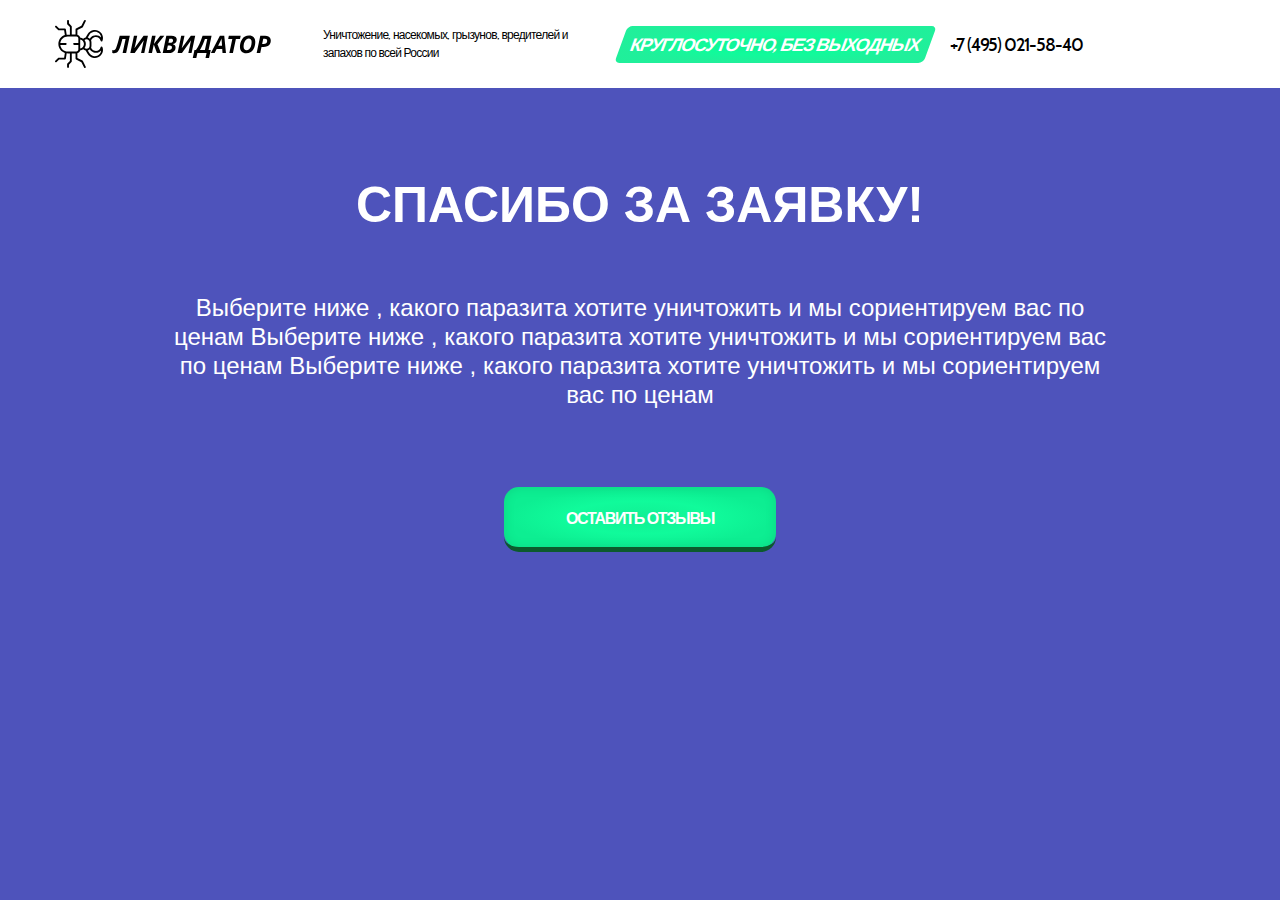
<file: success.html>
<!DOCTYPE html>
<html lang="en">

<head>
    <meta charset="UTF-8">
    <meta name="viewport" content="width=device-width, initial-scale=1">
    <title>ЛИКВИДАТОР</title>
    <link rel="stylesheet" href="css/bootstrap.css">
    <link rel="stylesheet" href="css/main.css">
    <link rel="stylesheet" href="css/success.css">
    <link rel="stylesheet" href="css/all.css">
    <link rel="stylesheet" href="css/owl.carousel.css">
    <link href="https://fonts.googleapis.com/css2?family=Poppins&display=swap" rel="stylesheet">


</head>

<body>

<!--Success Section-->
<section class="successSectionMain">
    <section class="successSectionHeaderInfo">
        <section class="appHeaderMenuSectionn">
            <div class="container appHeaderMenuContainer">
                <div class="appHeaderMenuFlex">
                    <div class="appHeaderMenuSubFlexOne">
                        <img src="img/svg/appBrand.svg" class="appHeaderMenuImg" alt="">
                        <p class="appHeaderMenuDesc">Уничтожение, насекомых, грызунов, вредителей
                            и запахов по всей России</p>
                    </div>
                    <div class="appHeaderMenuSubFlexTwo">
                        <button class="skewXBtn" data-toggle="modal" data-target="#exampleModal">КРУГЛОСУТОЧНО, БЕЗ ВЫХОДНЫХ
                        </button>
                        <p class="appHeaderMenuPhone">+7 (495) 021-58-40</p>
                    </div>
                </div>
            </div>
        </section>
        <p class="title">Спасибо за ЗАЯВКУ!</p>
        <div class="d-flex justify-content-center w-100">
            <p class="description">Выберите ниже , какого паразита хотите уничтожить и мы сориентируем вас по ценам
                Выберите
                ниже , какого паразита хотите уничтожить и мы сориентируем вас по ценам Выберите ниже , какого паразита
                хотите уничтожить и мы сориентируем вас по ценам </p>
        </div>
        <div class="text-center">
            <div class="appBtn33Main d-flex justify-content-center">
                <div class="">
                    <button class="appBtn33">
                        оставить отзывы
                    </button>
                </div>
            </div>
        </div>
    </section>

</section>
</body>
<script src="js/jquery.js"></script>
<script src="js/src/popover.js"></script>
<script src="js/bootstrap.js"></script>
<script src="js/all.js"></script>
<script src="js/owl.carousel.js"></script>

</html>
</file>
<file: css/main.css>
body {
    margin: 0;
    padding: 0;
}

.container,
.container-sm,
.container-md,
.container-lg,
.container-xl {
    max-width: 1200px !important;
}

@font-face {
    font-family: "Cabin-Bold";
    src: url("../fonts/Cabin/Cabin-Bold-TTF.ttf") format("truetype");
}

@font-face {
    font-family: "Cabin-BoldItalic";
    src: url("../fonts/Cabin/Cabin-BoldItalic-TTF.ttf") format("truetype");
}

@font-face {
    font-family: "Cabin-Italic";
    src: url("../fonts/Cabin/Cabin-Italic-TTF.ttf") format("truetype");
}

@font-face {
    font-family: "Cabin-Medium";
    src: url("../fonts/Cabin/Cabin-Medium-TTF.ttf") format("truetype");
}

@font-face {
    font-family: "Cabin-MediumItalic";
    src: url("../fonts/Cabin/Cabin-MediumItalic-TTF.ttf") format("truetype");
}

@font-face {
    font-family: "Cabin-Regular";
    src: url("../fonts/Cabin/Cabin-Regular-TTF.ttf") format("truetype");
}

@font-face {
    font-family: "Cabin-SemiBold";
    src: url("../fonts/Cabin/Cabin-SemiBold-TTF.ttf") format("truetype");
}

@font-face {
    font-family: "Cabin-SemiBoldItalic";
    src: url("../fonts/Cabin/Cabin-SemiBoldItalic-TTF.ttf") format("truetype");
}

@font-face {
    font-family: "Roboto-Black";
    src: url("../fonts/Roboto/Roboto-Black.ttf") format("truetype");
}

@font-face {
    font-family: "Roboto-BlackItalic";
    src: url("../fonts/Roboto/Roboto-BlackItalic.ttf") format("truetype");
}

@font-face {
    font-family: "Roboto-Bold";
    src: url("../fonts/Roboto/Roboto-Bold.ttf") format("truetype");
}

@font-face {
    font-family: "Roboto-BoldItalic";
    src: url("../fonts/Roboto/Roboto-BoldItalic.ttf") format("truetype");
}

@font-face {
    font-family: "Roboto-Italic";
    src: url("../fonts/Roboto/Roboto-Italic.ttf") format("truetype");
}

@font-face {
    font-family: "Roboto-Light";
    src: url("../fonts/Roboto/Roboto-Light.ttf") format("truetype");
}

@font-face {
    font-family: "Roboto-LightItalic";
    src: url("../fonts/Roboto/Roboto-LightItalic.ttf") format("truetype");
}

@font-face {
    font-family: "Roboto-Medium";
    src: url("../fonts/Roboto/Roboto-Medium.ttf") format("truetype");
}

@font-face {
    font-family: "Roboto-MediumItalic";
    src: url("../fonts/Roboto/Roboto-MediumItalic.ttf") format("truetype");
}

@font-face {
    font-family: "Roboto-Regular";
    src: url("../fonts/Roboto/Roboto-Regular.ttf") format("truetype");
}

@font-face {
    font-family: "Roboto-Thin";
    src: url("../fonts/Roboto/Roboto-Thin.ttf") format("truetype");
}

@font-face {
    font-family: "Roboto-ThinItalic";
    src: url("../fonts/Roboto/Roboto-ThinItalic.ttf") format("truetype");
}

.icon {
    width: 16px;
    height: 16px;
    display: inline-block;
    mask-repeat: no-repeat;
    mask-size: 100%;
    mask-position: center;
    -webkit-mask-repeat: no-repeat;
    -webkit-mask-size: 100%;
    -webkit-mask-position: center;
    background-color: #2d3a45;
    vertical-align: middle;
}

.icon-accardionArrow {
    mask-image: url("../img/svg/arrow-line.svg");
    -webkit-mask-image: url("../img/svg/arrow-line.svg");
    background-color: #FFFFFF;
    width: 33px;
    height: 40px;
}

p {
    margin-bottom: 0 !important;
}

/*global start*/
.inputWithIcon2 {
    position: relative;
    margin-top: 10px;
}

.inputWithIcon2 .inputWithIconInput2 {
    width: 100%;
    padding: 25px 25px 25px 40px;
    background: #EBEBEB;
    border-radius: 15px;
    border: none !important;
    box-shadow: inset 0px 0px 12px rgba(0, 0, 0, 0.1);
}

.inputWithIcon2 .inputWithIconInput2:focus {
    outline: none;
    box-shadow: inset 0px 0px 17px rgba(0, 0, 0, 0.1);
}

.inputWithIconInputIcon2 {
    position: absolute;
    top: 0;
    left: 0;
    padding: 28px 0 28px 17px;
}



.appBtn2 {
    margin-top: 14px;
    background: radial-gradient(50% 50% at 50% 50%, #11EF94 0%, #10FB9B 53.65%, #0DEE92 97.4%);
    border-radius: 15px;
    border: none;
    padding: 27px 0 27px 0;
    position: relative;
    height: 90%;
    font-family: 'Cabin-SemiBold', sans-serif;
    font-style: normal;
    font-weight: 600;
    font-size: 15px;
    letter-spacing: -0.08em;
    color: #FFFFFF;
    box-shadow: inset 0 0 12px rgba(0, 0, 0, 0.1);
    width: 100%;
}

.appBtn2:before {
    content: '';
    width: 100%;
    height: 104%;
    position: absolute;
    border-radius: 15px;
    border: none;
    padding: 27px 0 27px 0;
    border-top: 5px solid #0DEE92;
    border-bottom: 5px solid #11a056;
    top: -3px;
    left: 0;
}

.appBtn2:focus {
    outline: none;
}

.appBtn2:active {
    box-shadow: inset 0px 0px 20px rgba(0, 0, 0, 0.1);
}

.appBtn4 {
    margin-top: 14px;
    background: radial-gradient(50% 50% at 50% 50%, #11EF94 0%, #10FB9B 53.65%, #0DEE92 97.4%);
    border-radius: 15px;
    border: none;
    padding: 27px 20px 27px 20px;
    position: relative;
    height: 90%;
    font-family: 'Cabin-SemiBold', sans-serif;
    font-style: normal;
    font-weight: 600;
    font-size: 15px;
    letter-spacing: -0.08em;
    color: #FFFFFF;
    box-shadow: inset 0 0 12px rgba(0, 0, 0, 0.1);
    width: 100%;
}

.appBtn4:before {
    content: '';
    width: 100%;
    height: 104%;
    position: absolute;
    border-radius: 15px;
    border: none;
    padding: 27px 20px 27px 20px;
    border-top: 5px solid #0DEE92;
    border-bottom: 5px solid #11a056;
    top: -3px;
    left: 0;
}

.appBtn4:focus {
    outline: none;
}

.appBtn4:active {
    box-shadow: inset 0px 0px 20px rgba(0, 0, 0, 0.1);
}


.appBtn3 {
    margin-top: 8px;
    background: radial-gradient(50% 50% at 50% 50%, #11EF94 0%, #10FB9B 53.65%, #0DEE92 97.4%);
    border-radius: 15px;
    border: none;
    padding: 18px 0 18px 0;
    position: relative;
    font-family: 'Cabin-SemiBold', sans-serif;
    font-style: normal;
    font-weight: 600;
    font-size: 15px;
    letter-spacing: -0.08em;
    color: #FFFFFF;
    box-shadow: inset 0 0 12px rgba(0, 0, 0, 0.1);
    width: 100%;
}

.appBtn3:before {
    content: '';
    width: 100%;
    height: 104%;
    position: absolute;
    border-radius: 15px;
    border: none;
    padding: 18px 0 18px 0;
    border-top: 5px solid #0DEE92;
    border-bottom: 5px solid #11a056;
    top: -3px;
    left: 0;
}

.appBtn3:focus {
    outline: none;
}

.appBtn3:active {
    box-shadow: inset 0px 0px 20px rgba(0, 0, 0, 0.1);
}


.skewXBtn {
    border-radius: 5px;
    user-select: none;
    border: none;
    background: radial-gradient(50% 50% at 50% 50%, #11EF94 0%, #10FB9B 53.65%, rgba(13, 238, 146, 0.921875) 97.4%);
    transform: skewX(-20deg);
    font-family: 'Cabin-BoldItalic', sans-serif;
    font-weight: bold;
    font-size: 18px;
    letter-spacing: -0.06em;
    color: #FFFFFF;
    padding: 5px 10px;
}

.skewXBtn:focus {
    outline: none;
}

.skewXBtn:active {
    box-shadow: inset 0px 0px 4px rgba(0, 0, 0, 0.25);
}

.appGlobalTitle3 {
    padding-bottom: 30px;
    font-family: 'Cabin-SemiBoldItalic', sans-serif;
    font-style: italic;
    font-weight: 600;
    font-size: 37px;
    line-height: 140%;
    letter-spacing: -0.06em;
    color: #000000;
    text-align: center;
    text-transform: uppercase;
    z-index: 2;
    position: relative;
}

.appGlobalTitle2 {
    font-family: 'Cabin-SemiBoldItalic', sans-serif;
    font-style: italic;
    font-weight: 600;
    font-size: 46px;
    line-height: 140%;
    letter-spacing: -0.06em;
    color: #FFFFFF;
    text-align: center;
    text-transform: uppercase;
    position: relative;
    z-index: 2;
    padding-top: 55px;
    padding-bottom: 66px;
}

.appGlobalTitle {
    font-family: 'Cabin-SemiBoldItalic', sans-serif;
    font-style: italic;
    font-weight: 600;
    font-size: 46px;
    line-height: 140%;
    letter-spacing: -0.06em;
    color: #000000;
    text-align: center;
    text-transform: uppercase;
    z-index: 2;
    position: relative;
}

.appGlobalSubTitle {
    font-family: 'Roboto-Light', sans-serif;
    font-style: normal;
    font-weight: 300;
    font-size: 16px;
    line-height: 140%;
    color: #000000;
    text-align: center;
    z-index: 2;
    position: relative;
}

.globalDoubleCardMain {
    height: 100%;
}

.globalDoubleCardMain .globalDoubleCardOneMain {
    position: absolute;
    top: 0;
    width: 100%;
    height: 100%;
    display: flex;
    justify-content: center;
}

.globalDoubleCardMain .globalDoubleCardOneMain .globalDoubleCardOne {
    box-shadow: 0px 6px 18px rgba(0, 0, 0, 0.25);
    border-radius: 20px;
    border: none;
    width: 95%;
    height: 101.5%;
}

.globalDoubleCardMain .globalDoubleCardTwo {
    box-shadow: 0px 6px 18px rgba(0, 0, 0, 0.25);
    border-radius: 20px;
    border: none;
    width: 100%;
    height: 100%;
    display: flex;
    justify-content: center;
}

.globalGridCardContainer {
    display: grid;
    grid-template-columns: auto auto auto;
    grid-gap: 50px 30px;
    margin-top: 50px;
    margin-bottom: 105px;
}

.globalGridCardItem {
    width: 361px;
    height: auto;
    position: relative;
}

.footerSection {
    padding-top: 50px;
    padding-bottom: 50px;
}

.footerFlex {
    align-items: center;
    height: 100%;
}

.footerDesc {
    width: 52%;
    margin-left: 30px;
    font-style: normal;
    font-weight: 300;
    font-size: 24px;
    line-height: 130%;
    color: #000000;
    font-family: 'Roboto-Light', sans-serif;

}

/*global end*/


@media (min-width: 1500px) {}

@media (max-width: 1500px) and (min-width: 1200px) {}

@media (max-width: 1200px) and (min-width: 992px) {
    .globalGridCardItem {
        width: auto;
        height: auto;
        position: relative;
    }

    .globalGridCardContainer {
        grid-template-columns: auto auto;
    }
}

@media (max-width: 992px) and (min-width: 765px) {
    .globalGridCardItem {
        width: auto;
        height: auto;
        position: relative;
    }

    .globalGridCardContainer {
        grid-template-columns: auto auto;
    }

    .footerDesc {
        width: 70%;
    }
}

@media (max-width: 765px) and (min-width: 576px) {
    .globalGridCardItem {
        width: auto;
        height: auto;
        position: relative;
    }

    .globalGridCardContainer {
        grid-template-columns: auto;
    }

    .appGlobalSubTitle {
        font-size: 14px;
    }

    .appGlobalTitle {
        font-size: 24px;
    }

    .appGlobalTitle2 {
        font-size: 24px;
    }

    .appGlobalTitle3 {
        font-size: 24px;
    }

    .footerDesc {
        width: 80%;
    }

    .footerSection {
        padding-top: 20px;
        padding-bottom: 20px;
    }
}

@media only screen and (max-width: 576px) and (min-width: 320px) {
    .globalGridCardItem {
        width: auto;
        height: auto;
        position: relative;
    }

    .globalGridCardContainer {
        grid-template-columns: auto;
    }

    .appGlobalSubTitle {
        font-size: 14px;
    }

    .appGlobalTitle {
        font-size: 24px;
    }

    .appGlobalTitle2 {
        font-size: 24px;
    }

    .appGlobalTitle3 {
        font-size: 24px;
    }

    .workQuickImg5 {
        width: 70%;
    }

    .footerDesc {
        width: 80%;
        font-size: 14px;
    }

    .footerDesc {
        width: 100%;
        font-size: 14px;
        margin-left: 0;
    }

    .footerSection {
        padding-top: 20px;
        padding-bottom: 20px;
    }
}
</file>
<file: css/header.css>
.inputWithIcon {
    position: relative;
}

.inputWithIcon .inputWithIconInput {
    width: 100%;
    padding: 25px 25px 25px 65px;
    background: #EBEBEB;
    border-radius: 15px;
    border: none !important;
    box-shadow: inset 0px 0px 12px rgba(0, 0, 0, 0.1);
}

.inputWithIcon .inputWithIconInput:focus {
    outline: none;
    box-shadow: inset 0px 0px 17px rgba(0, 0, 0, 0.1);
}

.inputWithIconInputIcon {
    position: absolute;
    top: 0;
    left: 0;
    padding: 28px 0 28px 37px;
}

.appBtn {
    background: radial-gradient(50% 50% at 50% 50%, #11EF94 0%, #10FB9B 53.65%, #0DEE92 97.4%);
    border-radius: 15px;
    border: none;
    padding: 26px 25px 26px 35px;
    position: relative;
    display: flex;
    align-items: center;
    height: 90%;
    font-family: 'Cabin-SemiBold', sans-serif;
    font-style: normal;
    font-weight: 600;
    font-size: 18px;
    letter-spacing: -0.08em;
    color: #FFFFFF;
    box-shadow: inset 0px 0px 12px rgba(0, 0, 0, 0.1);
}

.appBtn:before {
    content: '';
    width: 100%;
    height: 109%;
    position: absolute;
    border-radius: 15px;
    border: none;
    padding: 26px 25px 26px 35px;
    border-top: 11px solid #0DEE92;
    border-bottom: 11px solid #11a056;
    top: -3px;
    left: 0;
    z-index: -1;
}

.appBtn:focus {
    outline: none;
}

.appBtn:active {
    box-shadow: inset 0px 0px 20px rgba(0, 0, 0, 0.1);
}

/*Header Section start*/
.appHeaderSection {
    width: 100%;
    min-height: 722px;
    background-image: url("../img/headerSectionBacground.png");
    background-position: center center;
    background-repeat: no-repeat;
    background-size: 100% 100%;
    position: relative;
}

.appHeaderSection:after {
    content: '';
    position: absolute;
    top: 0;
    left: 0;
    background: rgba(255, 255, 255, 0.87);
    width: 100%;
    height: 100%;
}

.appHeaderSection .appHeaderMenuContainer {
    position: relative;
    z-index: 3;
}

.appHeaderSection .appHeaderMenuContainer .appHeaderMenuFlex {
    display: flex;
    padding-top: 40px;
    padding-bottom: 40px;
}

.appHeaderMenuSubFlexOne {
    display: flex;
    align-items: center;
}

.appHeaderMenuSubFlexOne .appHeaderMenuDesc {
    width: 258px;
    margin-left: 20px;
    margin-right: 40px;
    font-family: 'Cabin-Regular', sans-serif;
    font-style: normal;
    font-weight: normal;
    font-size: 12px;
    letter-spacing: -0.06em;
    color: #000000;
}

.appHeaderMenuSubFlexTwo {
    display: flex;
    align-items: center;
}

.appHeaderMenuSubFlexTwo .appHeaderMenuPhone {
    margin-left: 20px;
    font-family: 'Cabin-Medium', sans-serif;
    font-style: normal;
    font-weight: 500;
    font-size: 18px;
    letter-spacing: -0.06em;
    color: #000000;

}

.headerHumanMain {
    position: absolute;
    right: 71px;
    bottom: 0;
    z-index: 2;
}

.headerHumanCardMain {
    width: 700px;
    height: 666px;
    background-image: url("../img/headerImg2Human.png");
    background-position: center center;
    background-repeat: no-repeat;
    background-size: 100% 100%;
    position: relative;
    border: none;
}

.headerHumanPieceImgsMain {
    position: absolute;
    right: 10px;
    top: 89px;
}

.headerDoubleCardMain {
    width: 165px;
    height: auto;
    position: relative;
}

.headerDoubleCardMain .headerDoubleCardOneMain {
    position: absolute;
    top: 0;
    width: 100%;
    height: 100%;
    display: flex;
    justify-content: center;
}

.headerDoubleCardMain .headerDoubleCardOneMain .headerDoubleCardOne {
    box-shadow: 0px 6px 18px rgba(163, 163, 163, 0.25);
    border-radius: 10px;
    border: none;
    width: 95%;
    height: 104%;
}

.headerDoubleCardMain .headerDoubleCardTwo {
    width: 100%;
    height: 100%;
    box-shadow: 0px 6px 18px rgba(163, 163, 163, 0.25);
    border-radius: 10px;
    border: none;
}

.headerDoubleCardMain .headerDoubleCardTwo .doubleCardText {
    font-family: 'Roboto-Light', sans-serif;
    font-size: 14px;
    text-align: center;
    color: #000000;
}

.appHeaderInfoContainer {
    z-index: 3;
    position: relative;
    margin-top: 20px;
}

.appHeaderInfoContainer .appHeaderInfo .headerInfoText1 {
    font-family: 'Cabin-BoldItalic', sans-serif;
    font-style: italic;
    font-weight: bold;
    font-size: 55px;
    line-height: 127%;
    letter-spacing: -0.06em;
    color: #000000;
}

.appHeaderInfoContainer .appHeaderInfo .headerInfoText1 span {
    color: #12E790;
}

.appHeaderInfoContainer .appHeaderInfo .headerInfoText2 {
    margin-top: 60px;
    font-family: 'Cabin-BoldItalic', sans-serif;
    font-style: italic;
    font-weight: bold;
    font-size: 24px;
    line-height: 140%;
    letter-spacing: -0.06em;
    color: #000000;
    padding: 12px 20px;
    background: #EBEBEB;
    border-radius: 15px;
    display: inline-block;
}

.appHeaderInfoContainer .appHeaderInfo .headerInfoText3 {
    margin-top: 28px;
    font-family: 'Cabin-BoldItalic', sans-serif;
    font-style: italic;
    font-weight: bold;
    font-size: 26px;
    line-height: 140%;
    letter-spacing: -0.06em;
    color: #000000;
}

.appHeaderInfoContainer .appHeaderInfo .headerInfoText4 {
    font-family: 'Roboto-Light', sans-serif;
    font-style: normal;
    font-weight: 300;
    font-size: 16px;
    line-height: 140%;
    color: #000000;
}

.cloudHeaderMainDiv {
    position: absolute;
    width: 100%;
    height: 500px;
    background-image: url("../img/headerCloud.png");
    background-position: center center;
    background-repeat: no-repeat;
    background-size: 100% 100%;
    bottom: -240px;
    left: 0;
    z-index: 2;
}

.anotherHeaderImgMain {
    position: relative;
}

.anotherHeaderImgMain .anotherHeaderImgDiv {
    position: absolute;
    bottom: -220px;
    left: 0;
    z-index: 3;
}

/*Header Section start*/

@media (min-width: 1500px) {

}

@media (max-width: 1500px) and (min-width: 1200px) {

}

@media (max-width: 1200px) and (min-width: 992px) {
    .appHeaderInfoContainer .appHeaderInfo .headerInfoText1 {
        font-size: 35px;
        width: 81%;
    }

    .headerHumanCardMain {
        width: 600px;
    }

    .appHeaderInfoContainer .appHeaderInfo .headerInfoText2 {
        font-size: 20px;
    }

    .appHeaderInfoContainer .appHeaderInfo .headerInfoText3 {
        font-size: 22px;
        width: 80%;
    }

    .appHeaderMenuSubFlexOne .appHeaderMenuDesc {
        width: 188px;
    }

    .skewXBtn {
        font-size: 14px;
    }

    .headerHumanMain {
        right: 15px;
    }

    .appBtn {
        display: flex;
        justify-content: center;
        width: 100%;
        padding: 26px 0 26px 0;
        font-size: 14px;
    }
}

@media (max-width: 992px) and (min-width: 765px) {

    .appHeaderInfoContainer .appHeaderInfo .headerInfoText1 {
        font-size: 29px;
        width: 81%;
    }

    .headerHumanCardMain {
        width: 600px;
    }

    .appHeaderInfoContainer .appHeaderInfo .headerInfoText2 {
        margin-top: 30px;
        font-size: 14px;
    }

    .appHeaderInfoContainer .appHeaderInfo .headerInfoText3 {
        font-size: 16px;
        width: 80%;
    }

    .appHeaderMenuSubFlexOne .appHeaderMenuDesc {
        width: 188px;
        margin-left: 10px;
        margin-right: 30px;
    }

    .skewXBtn {
        font-size: 13px;
    }

    .headerHumanMain {
        right: 15px;
    }

    .appBtn {
        display: flex;
        justify-content: center;
        width: 100%;
        padding: 26px 0 26px 0;
        font-size: 14px;
    }

    .appHeaderMenuSubFlexTwo {
        flex-direction: column;
    }

    .inputWithIcon .inputWithIconInput {
        width: 60%;
        padding: 22px 22px 22px 65px;
    }

    .appBtn {
        margin-top: 20px;
        width: 60%;
        padding: 21px 0 21px 0;
    }

    .anotherHeaderImgDiv {
        display: none;
    }

    .appHeaderSection .appHeaderMenuContainer .appHeaderMenuFlex {
        display: flex;
        padding-top: 40px;
        padding-bottom: 40px;
        justify-content: space-between;
    }

    .cloudHeaderMainDiv {
        height: 400px;
        bottom: -140px;
    }
}

@media (max-width: 765px) and (min-width: 576px) {

    .appHeaderInfoContainer .appHeaderInfo .headerInfoText1 {
        font-size: 29px;
        width: 100%;
    }

    .headerHumanCardMain {
        width: 600px;
    }

    .appHeaderInfoContainer .appHeaderInfo .headerInfoText2 {
        margin-top: 30px;
        font-size: 14px;
    }

    .appHeaderInfoContainer .appHeaderInfo .headerInfoText3 {
        font-size: 16px;
        width: 100%;
    }

    .appHeaderMenuSubFlexOne .appHeaderMenuDesc {
        width: 188px;
        margin-left: 10px;
        margin-right: 30px;
    }

    .skewXBtn {
        font-size: 13px;
    }

    .headerHumanMain {
        right: 15px;
    }

    .appBtn {
        display: flex;
        justify-content: center;
        width: 100%;
        padding: 26px 0 26px 0;
        font-size: 14px;
    }

    .appHeaderMenuSubFlexTwo {
        flex-direction: column;
    }

    .inputWithIcon .inputWithIconInput {
        width: 49%;
        padding: 22px 22px 22px 65px;
    }

    .appBtn {
        margin-top: 20px;
        width: 49%;
        padding: 21px 0 21px 0;
    }

    .anotherHeaderImgDiv {
        display: none;
    }

    .appHeaderSection .appHeaderMenuContainer .appHeaderMenuFlex {
        display: flex;
        padding-top: 40px;
        padding-bottom: 40px;
        justify-content: space-between;
    }

    .headerImg3 {
        display: none;
    }

    .headerHumanCardMain {
        width: auto;
        height: auto;
        background-image: none;
    }

    .headerHumanPieceImgsMain {
        display: none;
    }

    .appHeaderMenuSubFlexOne {
        flex-direction: column;
    }

    .appHeaderMenuDesc {
        display: none;
    }

    .cloudHeaderMainDiv {
        height: 300px;
        bottom: -100px;
    }
}

@media only screen and (max-width: 576px) and (min-width: 320px) {

    .appHeaderInfoContainer .appHeaderInfo .headerInfoText1 {
        font-size: 21px;
        width: 100%;
    }

    .headerHumanCardMain {
        width: 600px;
    }

    .appHeaderInfoContainer .appHeaderInfo .headerInfoText2 {
        margin-top: 30px;
        font-size: 14px;
    }

    .appHeaderInfoContainer .appHeaderInfo .headerInfoText3 {
        font-size: 16px;
        width: 100%;
    }

    .appHeaderMenuSubFlexOne .appHeaderMenuDesc {
        width: 188px;
        margin-left: 10px;
        margin-right: 30px;
    }

    .skewXBtn {
        font-size: 13px;
    }

    .headerHumanMain {
        right: 15px;
    }

    .appBtn {
        display: flex;
        justify-content: center;
        width: 100%;
        padding: 26px 0 26px 0;
        font-size: 14px;
    }

    .appHeaderMenuSubFlexTwo {
        flex-direction: column;
    }

    .inputWithIcon .inputWithIconInput {
        width: 90%;
        padding: 22px 22px 22px 65px;
    }

    .appBtn {
        margin-top: 20px;
        width: 90%;
        padding: 21px 0 21px 0;
    }

    .anotherHeaderImgDiv {
        display: none;
    }

    .appHeaderSection .appHeaderMenuContainer .appHeaderMenuFlex {
        padding-top: 20px;
        padding-bottom: 20px;
        justify-content: space-between;
    }

    .headerImg3 {
        display: none;
    }

    .headerHumanCardMain {
        width: auto;
        height: auto;
        background-image: none;
    }

    .headerHumanPieceImgsMain {
        display: none;
    }

    .appHeaderMenuSubFlexOne {
        flex-direction: column;
    }

    .appHeaderMenuDesc {
        display: none;
    }

    .appHeaderMenuImg {
        width: 130px;
    }

    .skewXBtn {
        font-size: 9px;
        padding: 5px 5px;
    }

    .appHeaderMenuSubFlexTwo .appHeaderMenuPhone {
        margin-left: 0;
        font-size: 14px;
    }

    .headerInfoText2Img {
        width: 8%;
    }

    .appHeaderSection {
        min-height: 600px;
    }
    .cloudHeaderMainDiv {
        height: 300px;
        bottom: -100px;
    }
}

@media (max-width: 1900px) and (min-width: 1700px) {
    .headerHumanMain {
        right: 150px;
    }
}

@media (max-width: 2100px) and (min-width: 1900px) {
    .headerHumanMain {
        right: 260px;
    }
}

@media (max-width: 2400px) and (min-width: 2100px) {
    .headerHumanMain {
        right: 460px;
    }
}

@media (min-width: 2400px) {
    .headerHumanMain {
        right: 660px;
    }
}
</file>
<file: css/workQuicklySection.css>
.workQuicklySection{
    padding-top: 200px;
}
.quickWorkImgMain{
    height: 190px;
}

.globalDoubleCardTitle{
    font-family: 'Cabin-SemiBoldItalic',sans-serif;
    font-style: italic;
    font-weight: 600;
    font-size: 25px;
    line-height: 140%;
    text-align: center;
    color: #000000;
    margin-top: 26px;
    min-height: 70px;
}
.globalDoubleCardDesc{
    font-family: 'Roboto-Regular',sans-serif;
    font-style: normal;
    font-weight: normal;
    font-size: 14px;
    line-height: 130%;
    text-align: center;
    color: #000000;
}


@media (min-width: 1500px){

}
@media (max-width: 1500px) and (min-width: 1200px){

}
@media (max-width: 1200px) and (min-width: 992px){
    .workQuicklySection{
        padding-top: 100px;
    }
}
@media (max-width: 992px) and (min-width: 765px){
    .workQuicklySection{
        padding-top: 100px;
    }
}
@media (max-width: 765px) and (min-width: 576px){
    .workQuicklySection{
        padding-top: 100px;
    }
}
@media only screen and (max-width: 576px) and (min-width: 320px){
    .workQuicklySection{
        padding-top: 100px;
    }
}
</file>
<file: css/specialOfferSection.css>
.specialOfferSection {
    position: relative;
    width: 100%;
    min-height: 730px;
    background-image: url("../img/specialOfferBackground.png");
    background-position: center center;
    background-repeat: no-repeat;
    background-size: 100% 100%;
}

.specialOfferSectionBack{
    width: 100%;
    height: 100%;
    position: absolute;
    top: 0;
    left: 0;
    background-color: #4E53BB;
    opacity: .9;
    z-index: 1;
}
.specialOfferSection .specialOfferMan {
    position: absolute;
    bottom: 0;
    width: 600px;
    height: 450px;
    background-image: url("../img/specialOfferMan.png");
    background-position: -55px -15px;
    background-repeat: no-repeat;
    background-size: 100% 100%;
    z-index: 2;
}

.specialOfferManFlex {
    display: flex;
    justify-content: center;
}

.specialOfferInfoRow {
    position: relative;
    z-index: 3;
}

.specialOfferInfoRow .specialOfferInfoCol1 {
    margin-top: 220px;
}

.specialOfferInfoRow .specialOfferInfoCol1 .specialOfferText1 {
    font-family: 'Cabin-BoldItalic', sans-serif;
    font-style: italic;
    font-weight: bold;
    font-size: 37px;
    line-height: 130%;
    letter-spacing: -0.04em;
    color: #FFFFFF;
    width: 86.8%;
}

.specialOfferInfoRow .specialOfferInfoCol1 .specialOfferText1 span {
    color: #12E790;
}

.specialOfferInfoRow .specialOfferInfoCol1 .specialOfferText2 {
    font-family: 'Roboto-Regular', sans-serif;
    font-style: normal;
    font-weight: normal;
    font-size: 16px;
    line-height: 140%;
    color: #FFFFFF;
    width: 63%;
    margin-top: 25px;
}

.specialOfferInfoRow .specialOfferInfoCol1 .specialOfferText3 {
    font-family: 'Cabin-SemiBoldItalic', sans-serif;
    font-style: italic;
    font-weight: 600;
    font-size: 20px;
    line-height: 100%;
    letter-spacing: -0.08em;
    text-transform: uppercase;
    color: #FFFFFF;
}

.specialOfferInfoRow .specialOfferInfoCol1 .specialOfferText4 {
    font-family: 'Roboto-Regular', sans-serif;
    font-style: normal;
    font-weight: 300;
    font-size: 16px;
    line-height: 100%;
    letter-spacing: -0.08em;
    color: #FFFFFF;
}

.specialOfferImgContentMain {
    margin-top: 37px;
}

.specialOfferImgContent {
    background: #0E1861;
    border-radius: 10px;
    display: inline-block;
    transform: skewX(-15deg);
}

.specialOfferImgContent .specialOfferContentImg {
    padding-top: 5px;
}

.specialOfferText34 {
    margin-left: 20px;
    display: inline-block;
    transform: translate(0px, 10px);
}

.specialOfferInfoCol2Flex{
    display: flex;
}
.specialOfferInfoCol2 .specialOfferInfoCol2Card2{
    width: 100%;
    border: none;
    border-radius: 0!important;
    padding: 20px 60px 43px 60px;
}
.specialOfferInfoCol2 .specialOfferInfoCol2Card{
    width: 320px;
    padding: 30px 15px;
    box-shadow: 0px 0px 20px rgba(0, 0, 0, 0.25);
    border-radius: 20px;
    margin-top: 160px;
}

.specialOfferInfoCol2 .specialOfferInfoCol2Card .specialOfferInfoCol2CardText1,
.specialOfferInfoCol2 .specialOfferInfoCol2Card2 .specialOfferInfoCol2CardText1 {
    font-family: 'Cabin-BoldItalic', sans-serif;
    font-style: italic;
    font-weight: bold;
    font-size: 23px;
    line-height: 130%;
    text-align: center;
    letter-spacing: -0.05em;
    color: #000000;
}

.specialOfferInfoCol2 .specialOfferInfoCol2Card .specialOfferInfoCol2CardText2,
.specialOfferInfoCol2 .specialOfferInfoCol2Card2 .specialOfferInfoCol2CardText2 {
    font-family: 'Roboto-Light', sans-serif;
    font-style: normal;
    font-weight: 300;
    font-size: 16px;
    line-height: 130%;
    text-align: center;
    letter-spacing: -0.05em;
    color: #000000;
    margin-top: 15px;
}
.offerCheckBoxLabel{
    font-style: normal;
    font-weight: 300;
    font-size: 12px;
    line-height: 140%;
    color: #000000;
    font-family: 'Roboto-Light', sans-serif;
    user-select: none;
    margin-bottom: 0;
}
.offerCheckBoxLabel p{
    transform: translate(0,4px);
}
.custom-checkbox .custom-control-input:checked~.custom-control-label::before{
    background: #EBEBEB;
    outline: none!important;
    box-shadow: none!important;
    border: none!important;
    color: #000000;
}
.custom-checkbox .custom-control-input:checked ~ .custom-control-label::after {
    background-image: url("../img/svg/check.svg");
}
.specialOfferSectionCloud{
    position: absolute;
    width: 100%;
    height: 400px;
    background-image: url("../img/headerCloud.png");
    background-position: center center;
    background-repeat: no-repeat;
    background-size: 100% 100%;
    bottom: -200px;
    left: 0;
    z-index: 2;
}
.close:focus{
    outline: none!important;
}



@media (min-width: 1500px){

}
@media (max-width: 1500px) and (min-width: 1200px){

}
@media (max-width: 1200px) and (min-width: 992px){
    .specialOfferInfoCol2 .specialOfferInfoCol2Card {
        margin-top: 100px;
    }
    .specialOfferInfoRow .specialOfferInfoCol1 {
        margin-top: 160px;
    }
}
@media (max-width: 992px) and (min-width: 765px){
    .specialOfferInfoRow .specialOfferInfoCol1 .specialOfferText1 {
        font-size: 37px;
        width: 100%;
    }
    .specialOfferInfoCol2 .specialOfferInfoCol2Card {
        margin-top: 20px;
        width: 100%!important;
    }
    .specialOfferInfoRow .specialOfferInfoCol1 {
        margin-top: 20px;
    }
    .specialOfferInfoRow .specialOfferInfoCol1 .specialOfferText2 {
        width: 100%;
    }
    .specialOfferSection .specialOfferMan {
        height: auto;
        background-image: none;
        bottom: auto;
     }
    .specialOfferSection {
        position: relative;
        width: 100%;
        min-height: 630px;
    }
}
@media (max-width: 765px) and (min-width: 576px){
    .specialOfferInfoRow .specialOfferInfoCol1 .specialOfferText1 {
        font-size: 30px;
        width: 100%;
    }
    .specialOfferInfoCol2 .specialOfferInfoCol2Card {
        margin-top: 20px;
        width: 100%!important;
    }
    .specialOfferInfoRow .specialOfferInfoCol1 {
        margin-top: 20px;
    }
    .specialOfferInfoRow .specialOfferInfoCol1 .specialOfferText2 {
        width: 100%;
    }
    .specialOfferSection .specialOfferMan {
        height: auto;
        background-image: none;
        bottom: auto;
    }
    .specialOfferSection {
        position: relative;
        width: 100%;
        min-height: 630px;
    }
}
@media only screen and (max-width: 576px) and (min-width: 320px){

    .specialOfferInfoRow .specialOfferInfoCol1 .specialOfferText1 {
        font-size: 20px;
        width: 100%;
    }
    .specialOfferInfoCol2 .specialOfferInfoCol2Card {
        margin-top: 20px;
        width: 100%!important;
    }
    .specialOfferInfoRow .specialOfferInfoCol1 {
        margin-top: 20px;
    }
    .specialOfferInfoRow .specialOfferInfoCol1 .specialOfferText2 {
        width: 100%;
    }
    .specialOfferSection .specialOfferMan {
        height: auto;
        background-image: none;
        bottom: auto;
    }
    .specialOfferSection {
        position: relative;
        width: 100%;
        min-height: 630px;
    }
    .specialOfferImgContentMain {
        margin-top: 15px;
    }
    .specialOfferText34 {
        margin-left: 0;
        display: inline-block;
        transform: translate(0, 10px);
    }
    .specialOfferInfoCol1{
        padding-left: 0;
        padding-right: 0;
    }
    .specialOfferInfoCol2{
        padding-left: 0;
        padding-right: 0;
    }
    .specialOfferInfoCol2CardText1 {
         font-size: 20px!important;
     }
    .specialOfferSectionCloud {
        height: 200px;
        bottom: -100px;
    }

    .specialOfferInfoCol2Card2 {
        padding: 20px 20px 43px 20px!important;
    }
    .specialOfferInfoCol2Card2 .specialOfferInfoCol2CardText1 {
        margin-top: 15px;
        font-size: 18px!important;
    }
    .appBtn2 {
        font-size: 13px;
    }
}
</file>
<file: css/weDestroyInsectsSection.css>
.weDestroyInsectsSection {
    padding-top: 220px;
    margin-bottom: 105px;
}

.weDestroyInsectsGridContainer {
    display: grid;
    grid-template-columns: auto auto auto auto auto;
    grid-gap: 50px 30px;
    margin-top: 80px;
}

.weDestroyInsectsGridItem {
    width: 208px;
}

.weDestroyInsectsTitle {
    font-family: 'Cabin-SemiBoldItalic', sans-serif;
    font-style: italic;
    font-weight: 600;
    font-size: 24px;
    line-height: 100%;
    text-align: center;
    letter-spacing: -0.06em;
    color: #000000;
    min-height: 80px;
    display: flex;
    align-items: center;
    justify-content: center;
}
.insectsImg{
    height: 180px;
    width: 180px;
    border-radius: 50%;
}

@media (min-width: 1500px){

}
@media (max-width: 1500px) and (min-width: 1200px){

}
@media (max-width: 1200px) and (min-width: 992px){
    .weDestroyInsectsGridContainer {
        display: grid;
        grid-template-columns: auto auto auto auto;
        grid-gap: 50px 30px;
        margin-top: 80px;
    }

    .weDestroyInsectsGridItem {
        width: 100%;
    }
    .insectsTitleMainFlex{
        display: flex;
        width: 100%;
        justify-content: center;
    }
    .weDestroyInsectsTitle{
        width: 200px;
        font-size: 20px;
    }
    .appBtn3 {
        font-size: 13px;
    }
}
@media (max-width: 992px) and (min-width: 765px){
    .weDestroyInsectsGridContainer {
        display: grid;
        grid-template-columns: auto auto auto;
        grid-gap: 50px 30px;
        margin-top: 80px;
    }

    .weDestroyInsectsGridItem {
        width: 100%;
    }
    .insectsTitleMainFlex{
        display: flex;
        width: 100%;
        justify-content: center;
    }
    .weDestroyInsectsTitle{
        width: 200px;
        font-size: 20px;
    }
    .appBtn3 {
        font-size: 13px;
    }
}
@media (max-width: 765px) and (min-width: 576px){

    .weDestroyInsectsGridContainer {
        display: grid;
        grid-template-columns: auto auto;
        grid-gap: 50px 30px;
        margin-top: 80px;
    }

    .weDestroyInsectsGridItem {
        width: 100%;
    }
    .insectsTitleMainFlex{
        display: flex;
        width: 100%;
        justify-content: center;
    }
    .weDestroyInsectsTitle{
        width: 200px;
        font-size: 20px;
    }
    .appBtn3 {
        font-size: 13px;
    }
}
@media only screen and (max-width: 576px) and (min-width: 320px){

    .weDestroyInsectsGridContainer {
        display: grid;
        grid-template-columns: auto;
        grid-gap: 50px 30px;
        margin-top: 80px;
    }

    .weDestroyInsectsGridItem {
        width: 100%;
    }
    .insectsTitleMainFlex{
        display: flex;
        width: 100%;
        justify-content: center;
    }
    .weDestroyInsectsTitle{
        width: 200px;
        font-size: 20px;
    }
    .appBtn3 {
        font-size: 13px;
    }

    .weDestroyInsectsSection {
        padding-top: 80px;
        margin-bottom: 50px;
    }
}
</file>
<file: css/whatWillHappenIfSection.css>
.whatWillHappenIfSection{
    position: relative;
    width: 100%;
    min-height: 750px;
    background-image: url("../img/whatWillHapenIfBacground.png");
    background-position: center center;
    background-repeat: no-repeat;
    background-size: 100% 100%;
}
.whatWillHappenIfBac{
    position: absolute;
    left: 0;
    top: 0;
    width: 100%;
    height: 100%;
    background: #4E53BB;
    opacity: .9;
    z-index: 1;
}
.whatWillHappenIfContainer{
    position: relative;
    z-index: 2;
}
.whatWillHappenGridContainer {
    display: grid;
    grid-template-columns: auto auto auto auto auto;
    grid-gap: 50px 30px;
}
.whatWillHappenGridItem {
    width: 208px;
}
.whatWillHappenImg{
    width: 175px;
    height: 175px;
    border-radius: 50%;
    object-fit: cover;
}

.whatWillHappenText1{
    font-family: 'Cabin-SemiBoldItalic',sans-serif;
    font-style: italic;
    font-weight: bold;
    font-size: 20px;
    line-height: 100%;
    text-align: center;
    letter-spacing: -0.06em;
    color: #FFFFFF;
    margin-top: 10px;
}
.whatWillHappenText2{
    margin-top: 10px;
    font-family: 'Roboto-Light',sans-serif;
    font-style: normal;
    font-weight: 300;
    font-size: 14px;
    line-height: 100%;
    text-align: center;
    letter-spacing: -0.06em;
    color: #FFFFFF;
}
.whatWillHappenSectionCloud{
    position: absolute;
    width: 100%;
    height: 400px;
    background-image: url("../img/headerCloud.png");
    background-position: center center;
    background-repeat: no-repeat;
    background-size: 100% 100%;
    bottom: -150px;
    left: 0;
    z-index: 2;
}
.warningOne{
    position: absolute;
    top: -108px;
    left: 0px;
    z-index: 3;
}
.warningTwo{
    position: absolute;
    bottom: 40px;
    right: 100px;
    z-index: 3;
}

@media (min-width: 1500px){

}
@media (max-width: 1500px) and (min-width: 1200px){

}
@media (max-width: 1200px) and (min-width: 992px){
    .whatWillHappenGridContainer {
        display: grid;
        grid-template-columns: auto auto auto auto;
        grid-gap: 10px 10px;
        padding-bottom: 200px;
    }
    .whatWillHappenGridItem {
        width: 100%;
    }
    .whatWillHappenText1{
        width: 200px;
    }
    .whatWillHappenText2{
        width: 200px;
    }
    .whatWillHappenTextsMain{
        display: flex;
        justify-content: center;
        width: 100%;
    }
}
@media (max-width: 992px) and (min-width: 765px){
    .whatWillHappenGridContainer {
        display: grid;
        grid-template-columns: auto auto auto;
        grid-gap: 10px 10px;
        padding-bottom: 200px;
    }
    .whatWillHappenGridItem {
        width: 100%;
    }
    .whatWillHappenText1{
        width: 200px;
    }
    .whatWillHappenText2{
        width: 200px;
    }
    .whatWillHappenTextsMain{
        display: flex;
        justify-content: center;
        width: 100%;
    }
}
@media (max-width: 765px) and (min-width: 576px){
    .whatWillHappenGridContainer {
        display: grid;
        grid-template-columns: auto auto;
        grid-gap: 10px 10px;
        padding-bottom: 200px;
    }
    .whatWillHappenGridItem {
        width: 100%;
    }
    .whatWillHappenText1{
        width: 200px;
    }
    .whatWillHappenText2{
        width: 200px;
    }
    .whatWillHappenTextsMain{
        display: flex;
        justify-content: center;
        width: 100%;
    }
    .whatWillHappenIfSection {
        background-image: none;
    }
}
@media only screen and (max-width: 576px) and (min-width: 320px){
    .whatWillHappenGridContainer {
        display: grid;
        grid-template-columns: auto;
        grid-gap: 10px 10px;
        padding-bottom: 200px;
    }
    .whatWillHappenGridItem {
        width: 100%;
        margin-bottom: 15px;
    }
    .whatWillHappenText1{
        width: 200px;
    }
    .whatWillHappenText2{
        width: 200px;
    }
    .whatWillHappenTextsMain{
        display: flex;
        justify-content: center;
        width: 100%;
    }
    .whatWillHappenIfSection {
        background-image: none;
    }
    .warningOne{
        display: none;
    }
    .whatWillHappenSectionCloud {
        height: 300px;
    }
    .warningTwo {
        bottom: -40px;
        right: 20px;
    }
}
</file>
<file: css/workWithObjectsSection.css>
.workWithObjectsSection{
    padding-top: 170px;
}
.workWithObjectsImg{
    border-top-left-radius: 10px;
    border-top-right-radius: 10px;
    height: 230px;
    width: 100%;
    object-fit: cover;
}
.workWithObjectsRow{
    margin-top: 26px;
    margin-bottom: 105px;
}
.workWithObjectsCol{
    margin-top: 25px;
    margin-bottom: 15px;
}
.workWithObjectsText1{
    margin-top: 23px;
    font-family: 'Cabin-SemiBoldItalic',sans-serif;
    font-style: italic;
    font-weight: bold;
    font-size: 18px;
    line-height: 100%;
    text-align: center;
    letter-spacing: -0.06em;
    color: #000000;
}
@media (min-width: 1500px){

}
@media (max-width: 1500px) and (min-width: 1200px){

}
@media (max-width: 1200px) and (min-width: 992px){

}
@media (max-width: 992px) and (min-width: 765px){

}
@media (max-width: 765px) and (min-width: 576px){
    .workWithObjectsRow {
        margin-bottom: 20px;
    }
}
@media only screen and (max-width: 576px) and (min-width: 320px){
    .workWithObjectsRow {
        margin-bottom: 20px;
    }
}
</file>
<file: css/treatmentSection.css>
.treatmentSection{
    position: relative;
    width: 100%;
    min-height: 750%;
    background-image: url("../img/treatmentSectionBackground.png");
    background-position: center center;
    background-repeat: no-repeat;
    background-size: 100% 100%;
}
.treatmentSectionBack{
    position: absolute;
    top: 0;
    left: 0;
    background: #000000;
    width: 100%;
    height: 100%;
    z-index: 1;
    opacity: .2;
}
.treatmentGridContainer {
    display: grid;
    grid-template-columns: auto auto auto auto auto;
    grid-gap: 50px 30px;
    z-index: 2;
    position: relative;
    margin-top: 110px;
}
.treatmentGridItem {
    width: 100%;
    text-align: center;
}


.treatmentSectionText1{
    font-family: 'Cabin-SemiBoldItalic',sans-serif;
    font-style: italic;
    font-weight: bold;
    font-size: 20px;
    line-height: 100%;
    text-align: center;
    letter-spacing: -0.06em;
    color: #FFFFFF;
    margin-top: 10px;
    width: 200px;
}
.treatmentSectionText2{
    margin-top: 10px;
    font-family: 'Roboto-Light',sans-serif;
    font-style: normal;
    font-weight: 300;
    font-size: 14px;
    line-height: 100%;
    text-align: center;
    letter-spacing: -0.06em;
    color: #FFFFFF;
    width: 200px;
}
.treatmentGridItemAppBtn{
    margin-top: 20px;
    position: relative;
    z-index: 2;
    display: inline-block;
}
.treatmentSectionCloud{
    position: absolute;
    width: 100%;
    height: 800px;
    background-image: url("../img/headerCloud.png");
    background-position: center center;
    background-repeat: no-repeat;
    background-size: 100% 100%;
    bottom: -480px;
    left: 0;
    z-index: 2;
}

.treatmentSectionTextsFlex{
    display: flex;
    justify-content: center;
    width: 100%;
}

@media (min-width: 1500px){

}
@media (max-width: 1500px) and (min-width: 1200px){

}
@media (max-width: 1200px) and (min-width: 992px){
    .treatmentGridContainer {
        grid-template-columns: auto auto auto auto;
        grid-gap: 20px 30px;
        padding-bottom: 80px;
        margin-top: 40px;
    }
    .treatmentGridItemAppBtn {
        margin-top: 0;
        padding-bottom: 80px;
    }
}
@media (max-width: 992px) and (min-width: 765px){
    .treatmentGridContainer {
        grid-template-columns: auto auto auto;
        grid-gap: 20px 30px;
        padding-bottom: 100px;
        margin-top: 00px;
    }
    .treatmentSectionCloud {
        bottom: -440px;
    }
    .treatmentGridItemAppBtn {
        margin-top: 0;
        padding-bottom: 80px;
    }
}
@media (max-width: 765px) and (min-width: 576px){
    .treatmentGridContainer {
        grid-template-columns: auto auto;
        grid-gap: 20px 30px;
        padding-bottom: 100px;
        margin-top: 0px;
    }
    .treatmentSectionCloud {
        bottom: -440px;
    }
    .treatmentGridItemAppBtn {
        margin-top: 0;
        padding-bottom: 80px;
    }
    .treatmentSectionCloud {
        height: auto;
        bottom: 0;
        background-image: none;
    }
    .treatmentSection {
        min-height: inherit;
        background-image: none;
    }
    .treatmentSectionBack{
        background: none!important;
        opacity: 1;
    }
    .appGlobalTitle2{
        color: #000000;
    }
    .treatmentSectionText1{
        color: #000000;
    }
    .treatmentSectionText2{
        color: #000000;
    }
}
@media only screen and (max-width: 576px) and (min-width: 320px){

    .treatmentGridContainer {
        grid-template-columns: auto;
        grid-gap: 20px 30px;
        padding-bottom: 20px;
        margin-top: 0px;
    }
    .treatmentSectionCloud {
        bottom: -440px;
    }
    .treatmentGridItemAppBtn {
        margin-top: 0;
        padding-bottom: 20px;
    }
    .treatmentSectionCloud {
        height: auto;
        bottom: 0;
        background-image: none;
    }
    .treatmentSection {
        min-height: inherit;
        background-image: none;
    }
    .treatmentSectionBack{
        background: none!important;
        opacity: 1;
    }
    .appGlobalTitle2{
        color: #000000;
    }
    .treatmentSectionText1{
        color: #000000;
    }
    .treatmentSectionText2{
        color: #000000;
    }
    .treatmentGridItem {
        margin-bottom: 20px;
    }
    .appBtn4 {
        font-size: 13px;
    }
}
</file>
<file: css/coldMistRoomSection.css>
.coldMistRoomSection{
    position: relative;
    width: 100%;
    min-height: 750px;
    background-image: url("../img/coldMistRoomBackground.png");
    background-position: center center;
    background-repeat: no-repeat;
    background-size: 100% 100%;
}
.coldMistRoomSectionCloud{
    position: absolute;
    width: 100%;
    height: 500px;
    background-image: url("../img/headerCloud.png");
    background-position: center center;
    background-repeat: no-repeat;
    background-size: 100% 100%;
    bottom: -280px;
    left: 0;
    z-index: 2;
}

.coldMistText1{
    font-family: 'Cabin-SemiBoldItalic',sans-serif;
    font-style: italic;
    font-weight: bold;
    font-size: 20px;
    line-height: 100%;
    text-align: center;
    letter-spacing: -0.06em;
    color: #000000;
    margin-top: 10px;
    width: 200px;
}
.coldMistText2{
    margin-top: 10px;
    font-family: 'Roboto-Light',sans-serif;
    font-style: normal;
    font-weight: 300;
    font-size: 14px;
    line-height: 100%;
    text-align: center;
    letter-spacing: -0.06em;
    color: #000000;
    width: 200px;
}
.coldMistRoomSectionContainer{
    position: relative;
    z-index: 2;
}
.coldMistRoomSectionRow{
    padding-top: 400px;
    padding-bottom: 100px;
}
.coldMistRoomSectionCol{
    text-align: center;
}

.coldMistTextsFlex{
    display: flex;
    justify-content: center;
    width: 100%;
}
@media (min-width: 1500px){

}
@media (max-width: 1500px) and (min-width: 1200px){

}
@media (max-width: 1200px) and (min-width: 992px){
    .coldMistRoomSectionRow {
        padding-top: 300px;
    }
}
@media (max-width: 992px) and (min-width: 765px){
    .coldMistRoomSectionRow {
        padding-top: 200px;
    }
}
@media (max-width: 765px) and (min-width: 576px){
    .coldMistRoomSection{
        min-height: inherit;
        background-image: none;
    }
    .coldMistRoomSectionCloud{
        height: auto;
        background-image: none;
        bottom: 0;
    }
    .coldMistRoomSectionRow {
        padding-top: 40px;
        padding-bottom: 40px;
    }
    .coldMistRoomSectionCol{
        margin-bottom: 20px;
    }
}
@media only screen and (max-width: 576px) and (min-width: 320px){
    .coldMistRoomSection{
        min-height: inherit;
        background-image: none;
    }
    .coldMistRoomSectionCloud{
        height: auto;
        background-image: none;
        bottom: 0;
    }
    .coldMistRoomSectionRow {
        padding-top: 40px;
        padding-bottom: 40px;
    }
    .coldMistRoomSectionCol{
        margin-bottom: 20px;
    }
}
</file>
<file: css/carReleaseSection.css>
.carReleaseSection{
    margin-top: 120px;
}

.carReleaseContainer{
    margin-bottom: 105px;
}
.carReleaseGridContainer {
    display: grid;
    grid-template-columns: auto auto auto auto;
    grid-gap: 50px 30px;
    margin-top: 50px;
}
.carReleaseGridItem {
    width: 100%;
    height: auto;
    position: relative;
}

.carReleaseImgMain{
    height: 170px;
}
.carReleaseImg{
    width: 100%;
    height: 170px;
}
.globalDoubleCardDescTop{
    font-style: normal;
    font-weight: 300;
    font-size: 14px;
    line-height: 16px;
    text-align: center;
    color: #000000;
    font-family: 'Roboto-Light',sans-serif;
}
.globalDoubleCardDescTopTwo{
    margin-top: 10px;
    font-style: italic;
    font-weight: bold;
    font-size: 20px;
    line-height: 24px;
    text-align: center;
    color: #000000;
    font-family: 'Cabin-SemiBoldItalic',sans-serif;
}

@media (min-width: 1500px){

}
@media (max-width: 1500px) and (min-width: 1200px){

}
@media (max-width: 1200px) and (min-width: 992px){
    .carReleaseGridContainer {
        grid-template-columns: auto auto auto;
    }

    .carReleaseImgMain{
        height: 190px;
    }
    .carReleaseImg{
        width: 100%;
        height: 190px;
    }
}
@media (max-width: 992px) and (min-width: 765px){
    .carReleaseGridContainer {
        grid-template-columns: auto auto;
    }

    .carReleaseImgMain{
        height: 190px;
    }
    .carReleaseImg{
        width: 100%;
        height: 190px;
    }

    .carReleaseSection {
        margin-top: 60px;
    }
}
@media (max-width: 765px) and (min-width: 576px){

    .carReleaseGridContainer {
        grid-template-columns: auto auto;
    }

    .carReleaseImgMain{
        height: 190px;
    }
    .carReleaseImg{
        width: 100%;
        height: 190px;
    }
    .carReleaseSection {
        margin-top: 60px;
    }
}
@media only screen and (max-width: 576px) and (min-width: 320px){
    .carReleaseSection {
        margin-top: 60px;
    }
    .carReleaseGridContainer {
        grid-template-columns: auto;
    }

    .carReleaseImgMain{
        height: 220px;
    }
    .carReleaseImg{
        width: 100%;
        height: 220px;
    }
}
</file>
<file: css/customerReviewsSection.css>
.customerReviewsSection .owl-carousel .owl-nav button.owl-prev:focus,
.owl-nav button.owl-next:focus {
    outline: none !important;
}

.customerReviewsSection .owl-carousel .owl-nav button.owl-prev {
    z-index: 2;
    margin-left: -35px;
}

.customerReviewsSection .owl-carousel .owl-nav .owl-prev,
.owl-next {
    position: relative;
}

.customerReviewsSection .owl-carousel .owl-nav .owl-prev:after {
    content: url("../img/arrowLeft.png");
    position: absolute;
    left: -60px;
    top: -60px;
    background: #ffffff;
}

.customerReviewsSection .owl-carousel .owl-nav button.owl-next {
    z-index: 2;
    margin-right: -35px;
}

.customerReviewsSection .owl-carousel .owl-nav .owl-next:after {
    content: url("../img/arrowRight.png");
    position: absolute;
    right: -60px;
    top: -60px;
    background: #ffffff;
}

.customerReviewsSection .owl-carousel .owl-stage {
    z-index: 1;
}

.customerReviewsSection .owl-carousel .owl-nav {
    display: flex;
    justify-content: space-between;
    position: absolute;
    width: 100%;
    align-items: center;
    height: 100%;
    z-index: -1;
    top: 0;
}

.customerReviewsSection .owl-carousel {
    margin-top: 20px;
}

.customerReviewsSection .owl-dots .owl-dot:focus,
.customerReviewsSection .owl-dots .owl-dot:active {
    outline: none;
}

.customerReviewsSection .owl-dots {
    display: flex;
    justify-content: center;
}

.customerReviewsSection .owl-dots .owl-dot {
    padding: 6px !important;
    margin-left: 10px;
    margin-right: 10px;
    background: #C4C4C4;
    border-radius: 50%;
}

.customerReviewsSection .owl-dots .owl-dot.active {
    background: #12E790;
}

.globalDoubleCardMainSlider{
    height: auto;
    position: relative;
    margin-top: 30px;
}
.globalDoubleCardMainSlider .globalDoubleCardOneMainSlider {
    position: absolute;
    top: 30px;
    width: 100%;
    height: 100%;
    display: flex;
    justify-content: center;
}

.globalDoubleCardMainSlider .globalDoubleCardOneMainSlider .globalDoubleCardOneSlider {
    box-shadow: 0px 6px 18px rgba(0, 0, 0, 0.25);
    border-radius: 20px;
    border: none;
    width: 85%;
    height: 91%;
}

.globalDoubleCardOneMainSliderMain{
    width: 100%;
    height: 100%;
    display: flex;
    justify-content: center;
}
.globalDoubleCardMainSlider .globalDoubleCardTwoSlider {
    box-shadow: 0px 6px 18px rgba(0, 0, 0, 0.25);
    border-radius: 20px;
    border: none;
    width: 90%;
    height: 100%;
}

.customerReviewsSection{
    margin-bottom: 200px;
}
.owl-carousel .item{
    padding-bottom: 50px;
}
.customerReviewsSectionRow{
    margin-top: 30px;
}

.globalDoubleSliderRow .globalDoubleSliderIMG{
    width: 100%;
    height: 100%;
    border-radius: 20px;
    object-fit: cover;
}
.globalSliderText1{
    font-family: 'Cabin-SemiBoldItalic',sans-serif;
    font-style: italic;
    font-weight: 600;
    font-size: 24px;
    line-height: 140%;
    letter-spacing: -0.08em;
    color: #000000;
    margin-top: 12px;
}
.globalSliderText2{
    font-family: 'Roboto-Light',sans-serif;
    font-style: normal;
    font-weight: 300;
    font-size: 16px;
    line-height: 130%;
    color: #8F8383;
    margin-top: 12px;
}
.globalSliderText3{
    font-family: 'Roboto-Light',sans-serif;
    font-style: normal;
    font-weight: 300;
    font-size: 16px;
    line-height: 130%;
    color: #000000;
    margin-top: 12px;
}
.globalSliderText4{
    font-family: 'Roboto-Light',sans-serif;
    font-style: normal;
    font-weight: 300;
    font-size: 16px;
    line-height: 130%;
    color: #000000;
    margin-top: 12px;
}

@media (min-width: 1500px){

}
@media (max-width: 1500px) and (min-width: 1200px){

}
@media (max-width: 1200px) and (min-width: 992px){
    .globalSliderText1 {
        font-size: 20px;
    }

    .owl-next {
        display: none!important;
    }

    .owl-prev {
        display: none!important;
    }
}
@media (max-width: 992px) and (min-width: 765px){
    .owl-next {
        display: none!important;
    }

    .owl-prev {
        display: none!important;
    }
    .customerReviewsSection{
        margin-bottom: 80px;
    }
}
@media (max-width: 765px) and (min-width: 576px){

    .owl-next {
        display: none!important;
    }

    .owl-prev {
        display: none!important;
    }
    .customerReviewsSectionRow{
        display: inline!important;
    }
    .globalDoubleSliderIMG{
        height: 200px!important;
    }
    .customerReviewsSection{
        margin-bottom: 80px;
    }
}
@media only screen and (max-width: 576px) and (min-width: 320px){

    .owl-next {
        display: none!important;
    }

    .owl-prev {
        display: none!important;
    }
    .customerReviewsSectionRow{
        display: inline!important;
    }
    .globalDoubleSliderIMG{
        height: 200px!important;
    }

    .customerReviewsSectionCol{
        padding-left: 0;
        padding-right: 0;
    }
    .globalSliderText1 {
        font-size: 15px;
    }
    .globalSliderText2 {
        font-size: 15px;
    }
    .globalSliderText3 {
        font-size: 15px;
    }

    .customerReviewsSection{
        margin-bottom: 80px;
    }
}
</file>
<file: css/frequentlyQuestions.css>
/*Frequently asked Questions start*/

.frequentlyQuestionsSection .accordionCardHeader .title {
    font-family: "Roboto-Light", sans-serif;
    font-style: normal;
    font-weight: 300;
    font-size: 14px;
    color: #000000;
}

.accordionCardHeader .accicon {
    float: right;
    font-size: 20px;
}

.accordionCardHeader {
    cursor: pointer;
    border-bottom: none;
    background: transparent;
}

.accordionCard {
    margin-top: 20px;
    margin-bottom: 20px;
    border: none;
    background: #ffffff;
    box-shadow: 0px 4px 20px rgba(0, 0, 0, 0.25);
}

.accordionCardBody {
    padding-left: 35px;
    padding-right: 35px;
    padding-top: 20px !important;
    font-family: "Roboto-Light", sans-serif;
    font-style: normal;
    font-weight: 300;
    font-size: 14px;
    color: #000000;
}

.accordionCardHeader {
    padding-left: 35px;
    padding-right: 15px;
}

.accordionCardHeader .rotate-icon {
    transition: 0.5s;
    margin-top: -7px;
}

.accordionCard > [aria-expanded="true"] {
    transition: 0.5s;
    background: #12E790;
    box-shadow: 0px 4px 20px rgba(0, 0, 0, 0.25);
    border-radius: 5px;
}

.acciconMain {
    width: 50px;
    height: 50px;
    border-radius: 5px;
    background: radial-gradient(50% 50% at 50% 50%, #11EF94 0%, #10FB9B 53.65%, #0DEE92 97.4%);
}

.acciconMainSub {
    display: flex;
    justify-content: center;
    align-items: center;
    width: 100%;
    height: 100%;
}

.accordionCardHeader:not(.collapsed) .icon-accardionArrow {
    transition: 0.5s;
    transform: rotate(-180deg);
    background-color: #11EF94 !important;
}

.accordionCardHeader:not(.collapsed) .acciconMain {
    transition: 0.5s;
    background: #FFFFFF;
}

.accordionCardHeader:not(.collapsed) .title {
    transition: 0.5s;
    color: #FFFFFF;
}

.sliderFlexCard {
    box-shadow: 0px 0px 20px rgba(0, 0, 0, 0.25);
    border-radius: 20px;
    border: none;
    padding: 36px 22px;
    width: 350px;
}

.specialOfferInfoCol2CardText1 {
    font-family: 'Cabin-BoldItalic', sans-serif;
    font-style: italic;
    font-weight: bold;
    font-size: 23px;
    line-height: 130%;
    text-align: center;
    letter-spacing: -0.05em;
    color: #000000;
}

.specialOfferInfoCol2CardText2 {
    font-family: 'Roboto-Light', sans-serif;
    font-style: normal;
    font-weight: 300;
    font-size: 16px;
    line-height: 130%;
    text-align: center;
    letter-spacing: -0.05em;
    color: #000000;
    margin-top: 15px;
}

.sliderBackImg1 {
    position: absolute;
    right: 20px;
    top: 0px;
}

.sliderBackImg2 {
    position: absolute;
    left: 130px;
    bottom: -85px;
}

.frequentlyQuestionsSection {
    padding-bottom: 150px;
}

/*Frequently asked Questions end*/

.mapSection {
    margin-top: 100px;
    position: relative;
}

.mapCardFlex {
    position: absolute;
    bottom: 100px;
    right: 100px;
    z-index: 2;
}

.mapCard {
    padding: 23px 26px;
    min-width: 318px;
    border: none;
    box-shadow: 0px 0px 20px rgba(0, 0, 0, 0.25);
    border-radius: 8px;
}

.mapSection #map {
    width: 100%;
    height: 450px;
}

.mapText1 {
    font-family: 'Cabin-SemiBoldItalic', sans-serif;
    font-style: italic;
    font-weight: 600;
    font-size: 32px;
    line-height: 100%;
    letter-spacing: -0.06em;
    color: #000000;
}

.mapText2 {
    margin-top: 15px;
    font-family: 'Roboto-Light', sans-serif;
    font-style: normal;
    font-weight: 300;
    font-size: 14px;
    line-height: 100%;
    letter-spacing: -0.06em;
    color: #000000;
}

.mapText3 {
    margin-top: 15px;
    margin-bottom: 15px!important;
    font-family: 'Cabin-Medium', sans-serif;
    font-style: normal;
    font-weight: 500;
    font-size: 26px;
    line-height: 130%;
    letter-spacing: -0.06em;
    color: #000000;
}

@media (min-width: 1500px){

}
@media (max-width: 1500px) and (min-width: 1200px){
    .titleMain{
        width: 90%;
    }
}
@media (max-width: 1200px) and (min-width: 992px){
    .titleMain{
        width: 85%;
    }
}
@media (max-width: 992px) and (min-width: 765px){
    .titleMain{
        width: 85%;
    }
    .sliderBackImg1{
        display: none;
    }
    .sliderBackImg2{
        display: none;
    }
    .specialOfferInfoCol22Main{
        margin-top: 20px;
    }
    .sliderFlexCard {
        width: 100%;
    }
    .frequentlyQuestionsSection {
        padding-bottom: 80px;
    }
    .mapSection {
        margin-top: 20px;
    }
}
@media (max-width: 765px) and (min-width: 576px){
    .titleMain{
        width: 85%;
    }
    .sliderBackImg1{
        display: none;
    }
    .sliderBackImg2{
        display: none;
    }
    .specialOfferInfoCol22Main{
        margin-top: 20px;
    }
    .sliderFlexCard {
        width: 100%;
    }
    .frequentlyQuestionsSection {
        padding-bottom: 80px;
    }
    .mapCardFlex {
        bottom: 70px;
        right: 20px;
    }
    .mapSection {
        margin-top: 20px;
    }
}
@media only screen and (max-width: 576px) and (min-width: 320px){
    .titleMain{
        width: 85%;
    }
    .sliderBackImg1{
        display: none;
    }
    .sliderBackImg2{
        display: none;
    }
    .specialOfferInfoCol22Main{
        margin-top: 20px;
    }
    .sliderFlexCard {
        width: 100%;
    }
    .accordionCardHeader {
        padding-left: 15px;
        padding-right: 15px;
    }
    .accordionCardBody {
        padding-left: 15px;
        padding-right: 15px;
    }
    .frequentlyQuestionsSection {
        padding-bottom: 80px;
    }
    .mapCardFlex {
        bottom: 70px;
        right: 35px;
    }
    .mapCard {
        min-width: 250px;
    }
    .mapSection #map {
        width: 100%;
        height: 650px;
        padding-left: 15px;
        padding-right: 15px;
    }
    .mapSection {
        margin-top: 20px;
    }
    .mapCard {
        width: 200px;
    }
}
</file>
<file: css/success.css>
.successSectionMain {
    background: #4E53BB;
    height: 100vh;
    width: 100%;
}

.successSectionMain .successSectionHeaderMain {
    background: rgba(0, 0, 0, 0.5);
    width: 100%;
    height: auto;
}

.successSectionMain .successSectionHeader .titleHeader {
    font-weight: 800;
    font-size: 30px;
    line-height: 27px;
    color: #FFFFFF;
    font-family: 'Poppins-Bold', sans-serif;
    padding-top: 16px;
    padding-bottom: 16px;
    margin-bottom: 0;
}

.successSectionMain .successSectionHeaderInfo .title {
    font-family: 'Poppins-Medium', sans-serif;
    margin-bottom: 0;
    text-align: center;
    color: #FFFFFF;
    font-weight: bold;
    font-size: 50px;
    text-transform: uppercase;
    padding-top: 80px;
}

.successSectionMain .successSectionHeaderInfo .description {
    font-family: 'Poppins-Medium', sans-serif;
    margin-bottom: 0;
    font-weight: 500;
    font-size: 24px;
    line-height: 29px;
    text-align: center;
    color: #FFFFFF;
    width: 74%;
    margin-top: 50px;
}

.successSectionMain .headerButton {
    margin-top: 46px;
    min-width: 100px;
    padding: 20px 40px 20px 40px;
    background: #FFFFFF;
    transition: 0.3s;
    border-radius: 50px;
    border: none;
    font-family: "Montserrat-SemiBold", sans-serif;
    box-shadow: 0px 4px 4px rgba(0, 0, 0, 0.25);
    font-size: 16px;
    line-height: 18px;
    text-align: center;
    text-transform: uppercase;
    color: #3E7933;
}

.successSectionMain .headerButton:focus,
.headerButton:active {
    outline: none;
    border: none !important;
}

.successSectionMain .headerButton:hover {
    box-shadow: 0px 6px 6px rgba(0, 0, 0, 0.25);
}

.appHeaderMenuContainer {
    position: relative;
    z-index: 3;
}

.appHeaderMenuContainer .appHeaderMenuFlex {
    display: flex;
    padding-top: 20px;
    padding-bottom: 20px;
}

.appHeaderMenuSubFlexOne {
    display: flex;
    align-items: center;
}

.appHeaderMenuSubFlexOne .appHeaderMenuDesc {
    width: 258px;
    margin-left: 20px;
    margin-right: 40px;
    font-family: 'Cabin-Regular', sans-serif;
    font-style: normal;
    font-weight: normal;
    font-size: 12px;
    letter-spacing: -0.06em;
    color: #000000;
}

.appHeaderMenuSubFlexTwo {
    display: flex;
    align-items: center;
}

.appHeaderMenuSubFlexTwo .appHeaderMenuPhone {
    margin-left: 20px;
    font-family: 'Cabin-Medium', sans-serif;
    font-style: normal;
    font-weight: 500;
    font-size: 18px;
    letter-spacing: -0.06em;
    color: #000000;

}

.appHeaderMenuSectionn{
    background-color: #FFFFFF;
}
.appBtn33Main{
    margin-top: 70px;
}
.appBtn33{
    margin-top: 8px;
    background: radial-gradient(50% 50% at 50% 50%, #11EF94 0%, #10FB9B 53.65%, #0DEE92 97.4%);
    border-radius: 15px;
    border: none;
    padding: 18px 62px 18px 62px;
    position: relative;
    height: 90%;
    font-family: 'Cabin-SemiBold', sans-serif;
    font-style: normal;
    font-weight: 600;
    letter-spacing: -0.08em;
    color: #FFFFFF;
    box-shadow: inset 0 0 12px rgba(0, 0, 0, 0.1);
    width: 100%;
    font-size: 16px;
    text-align: center;
    text-transform: uppercase;

}
.appBtn33:before{
    content: '';
    width: 100%;
    height: 76%;
    position: absolute;
    border-radius: 15px;
    border: none;
    padding: 18px 62px 18px 62px;
    border-bottom: 5px solid #0c5a2d;
    left: 0;
}
.appBtn33:focus{
    outline: none;
}
.appBtn33:active{
    box-shadow: inset 0px 0px 20px rgba(0, 0, 0, 0.1);
}

@media (min-width: 1500px) {

}

@media (max-width: 1500px) and (min-width: 1200px) {

}

@media (max-width: 1200px) and (min-width: 992px) {
    .successSectionMain .successSectionHeaderInfo .title {
        font-size: 40px;
        margin-top: 0;
        padding-top: 80px;
    }

    .successSectionMain .successSectionHeaderInfo .description {
        font-size: 20px;
        width: 90%;
    }

    .appHeaderMenuSubFlexOne .appHeaderMenuDesc {
        width: 188px;
    }

    .skewXBtn {
        font-size: 14px;
    }
}

@media (max-width: 992px) and (min-width: 765px) {
    .successSectionMain .successSectionHeaderInfo .title {
        font-size: 40px;
        margin-top: 0;
        padding-top: 50px;
    }

    .successSectionMain .successSectionHeaderInfo .description {
        font-size: 20px;
        width: 80%;
    }

    .successSectionMain .successSectionHeader .titleHeader {
        font-size: 25px;
    }

    .appHeaderMenuContainer .appHeaderMenuFlex {
        display: flex;
        padding-top: 20px;
        padding-bottom: 20px;
        justify-content: space-between !important;
        width: 100%;
        align-items: center;
        height: 100%;
    }

    .appHeaderMenuSubFlexOne .appHeaderMenuDesc {
        width: 188px;
        margin-left: 10px;
        margin-right: 30px;
    }

    .skewXBtn {
        font-size: 13px;
    }

    .appHeaderMenuSubFlexTwo {
        flex-direction: column;
    }
}

@media (max-width: 765px) and (min-width: 576px) {

    .successSectionMain .successSectionHeaderInfo .title {
        font-size: 40px;
        margin-top: 0;
        padding-top: 50px;
    }

    .successSectionMain .successSectionHeaderInfo .description {
        font-size: 20px;
        width: 90%;
    }

    .successSectionMain .successSectionHeader .titleHeader {
        font-size: 25px;
    }

    .appHeaderMenuContainer .appHeaderMenuFlex {
        display: flex;
        padding-top: 20px;
        padding-bottom: 20px;
        justify-content: space-between;
        align-items: center;
        height: 100%;
    }

    .appHeaderMenuSubFlexOne .appHeaderMenuDesc {
        width: 188px;
        margin-left: 10px;
        margin-right: 30px;
    }

    .skewXBtn {
        font-size: 13px;
    }

    .appHeaderMenuSubFlexOne {
        flex-direction: column;
    }

    .appHeaderMenuDesc {
        display: none;
    }

    .appHeaderMenuSubFlexTwo {
        flex-direction: column;
    }

    .appHeaderMenuImg {
        width: 130px;
    }
}

@media only screen and (max-width: 576px) and (min-width: 320px) {


    .successSectionMain .successSectionHeaderInfo .title {
        font-size: 23px;
        margin-top: 0;
        padding-top: 30px;
    }

    .successSectionMain .successSectionHeaderInfo .description {
        font-size: 15px;
        width: 90%;
    }

    .successSectionMain .headerButton {
        padding: 15px 40px 15px 40px;
        font-size: 14px;
    }

    .successSectionMain .successSectionHeader .titleHeader {
        font-size: 25px;
    }

    .appHeaderMenuSubFlexOne {
        flex-direction: column;
    }

    .appHeaderMenuDesc {
        display: none;
    }

    .appHeaderMenuSubFlexOne .appHeaderMenuDesc {
        width: 188px;
        margin-left: 10px;
        margin-right: 30px;
    }

    .skewXBtn {
        font-size: 8px;
    }

    .appHeaderMenuSubFlexTwo {
        flex-direction: column;
    }

    .appHeaderMenuContainer .appHeaderMenuFlex {
        display: flex;
        padding-top: 20px;
        padding-bottom: 20px;
        justify-content: space-between;
        align-items: center;
        height: 100%;
    }

    .appHeaderMenuImg {
        width: 130px;
    }

    .appHeaderMenuSubFlexTwo .appHeaderMenuPhone {
        font-size: 14px;
        margin-left: 0;
    }
}
</file>
